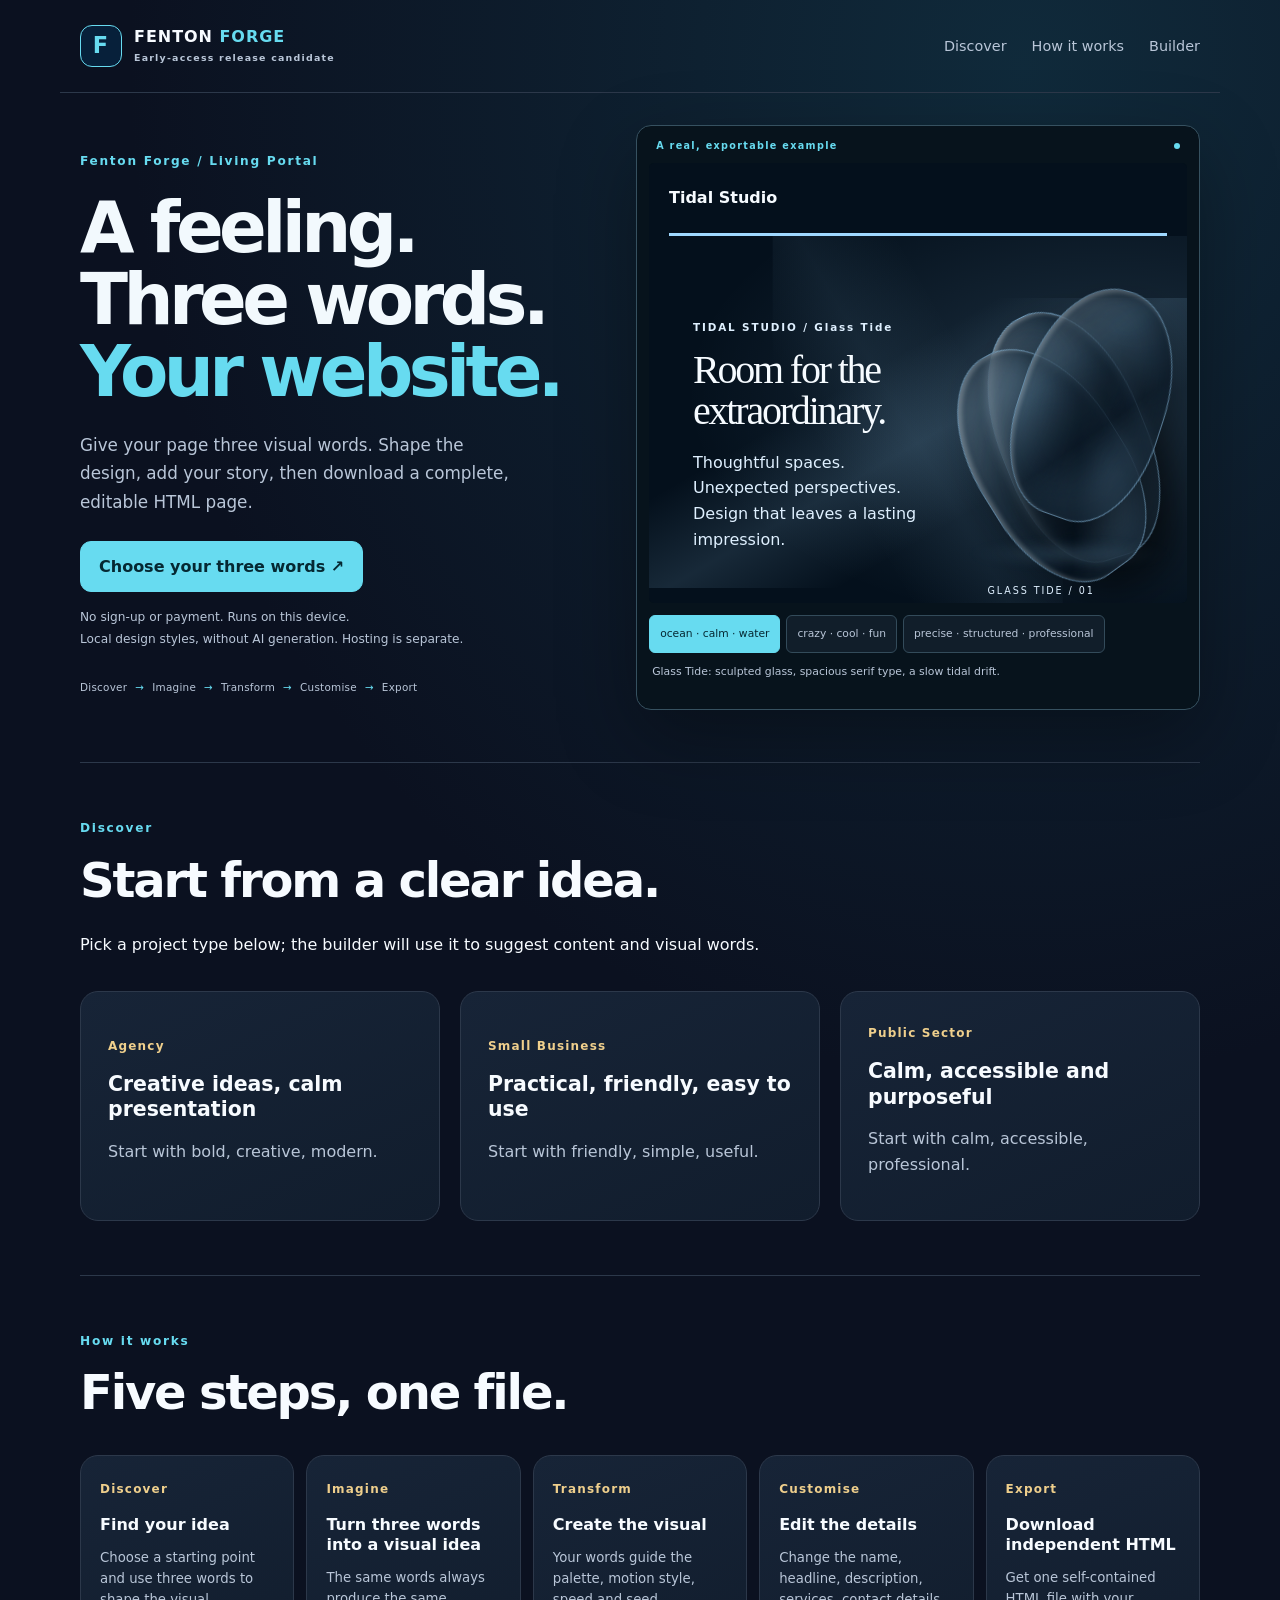
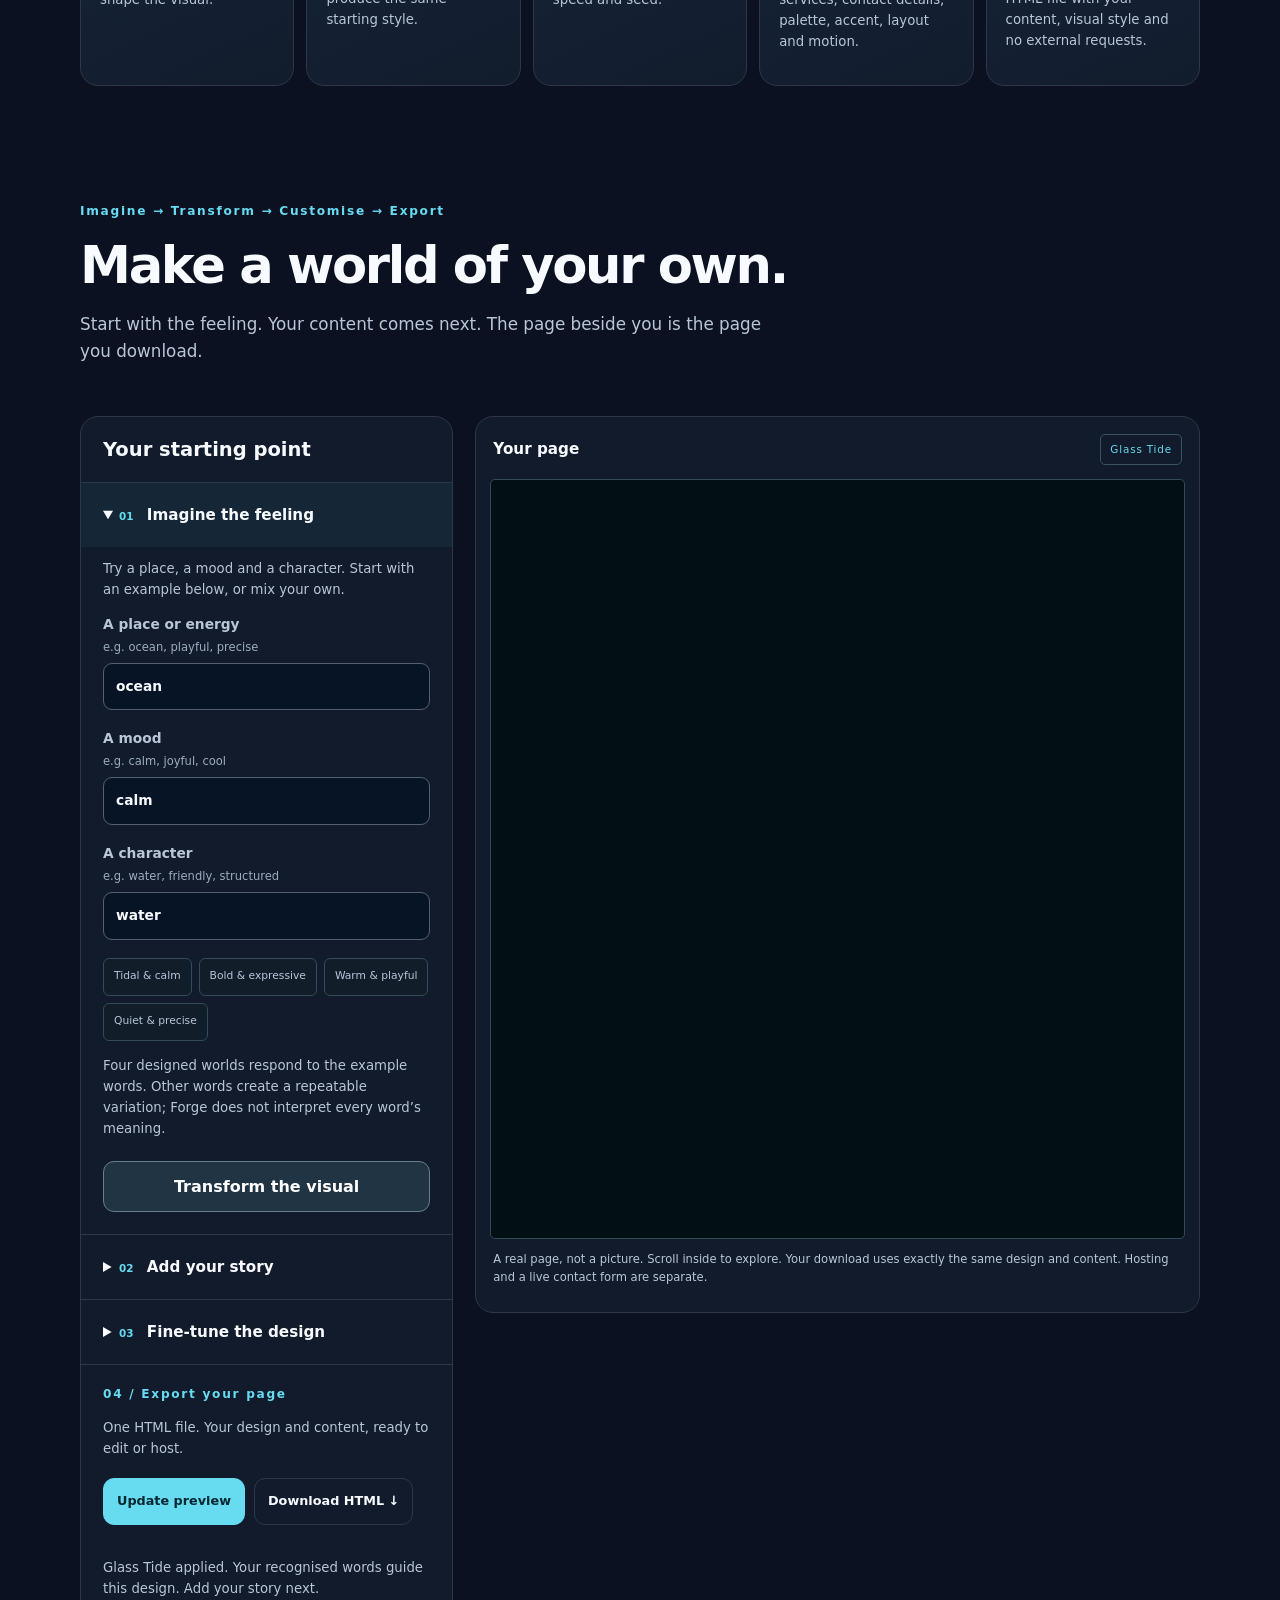
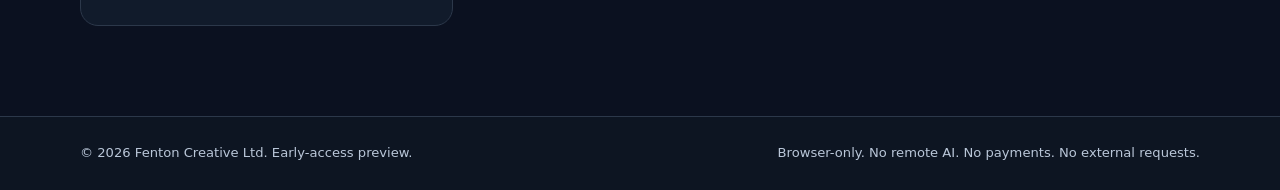
<file: launch/index.html>
<!doctype html>
<html lang="en-GB">
<head>
<meta charset="utf-8">
<meta name="viewport" content="width=device-width, initial-scale=1">
<meta name="description" content="Fenton Forge early-access release candidate. Choose three words, transform them into a visual style, preview your page and export an independent HTML file.">
<title>Fenton Forge · Early-access</title>
<link rel="stylesheet" href="./styles.css">
<link rel="stylesheet" href="./living-portal.css">
<link rel="stylesheet" href="./first-use.css">
<script defer src="./builder.js"></script>
</head>
<body>
<a class="skip" href="#main">Skip to content</a>
<header class="topbar"><div class="container"><a class="brand" href="#main"><span class="brand-icon">F</span><span>FENTON <b>FORGE</b><small>Early-access release candidate</small></span></a><nav aria-label="Main navigation"><a href="#discover">Discover</a><a href="#how">How it works</a><a href="#builder">Builder</a></nav></div></header>
<main id="main">
<section id="living-portal" class="hero glass-tide"><div class="container first-look">
<div class="intro-copy"><p class="eyebrow">Fenton Forge / Living Portal</p>
<h1>A feeling.<br>Three words.<br><em>Your website.</em></h1>
<p class="lead">Give your page three visual words. Shape the design, add your story, then download a complete, editable HTML page.</p>
<div class="actions"><a class="button primary" href="#builder">Choose your three words ↗</a></div>
<p class="fine">No sign-up or payment. Runs on this device.<br>Local design styles, without AI generation. Hosting is separate.</p>
<ol class="journey-strip" aria-label="Your journey"><li>Discover</li><li>Imagine</li><li>Transform</li><li>Customise</li><li>Export</li></ol>
</div>
<div class="example-panel"><div class="example-caption"><span class="eyebrow">A real, exportable example</span><span class="sample-dot" aria-hidden="true"></span></div>
<iframe id="example-preview" title="Example website made with Forge" sandbox="" class="example-frame"></iframe>
<div class="example-choices" aria-label="Compare visual worlds"><button type="button" data-example="tide" aria-pressed="true">ocean · calm · water</button><button type="button" data-example="current" aria-pressed="false">crazy · cool · fun</button><button type="button" data-example="structure" aria-pressed="false">precise · structured · professional</button></div>
<p id="example-description" class="fine" role="status">Glass Tide: sculpted glass, spacious serif type, a slow tidal drift.</p></div>
</div></section>
<section id="discover" class="section container"><p class="eyebrow">Discover</p><h2>Start from a clear idea.</h2><p>Pick a project type below; the builder will use it to suggest content and visual words.</p><div class="cards"><button type="button" class="card" data-category="agency"><span class="number">Agency</span><h3>Creative ideas, calm presentation</h3><p>Start with bold, creative, modern.</p></button><button type="button" class="card" data-category="small-business"><span class="number">Small Business</span><h3>Practical, friendly, easy to use</h3><p>Start with friendly, simple, useful.</p></button><button type="button" class="card" data-category="public-sector"><span class="number">Public Sector</span><h3>Calm, accessible and purposeful</h3><p>Start with calm, accessible, professional.</p></button></div></section>
<section id="how" class="section container"><p class="eyebrow">How it works</p><h2>Five steps, one file.</h2><div class="cards"><article class="card"><span class="number">Discover</span><h3>Find your idea</h3><p>Choose a starting point and use three words to shape the visual.</p></article><article class="card"><span class="number">Imagine</span><h3>Turn three words into a visual idea</h3><p>The same words always produce the same starting style.</p></article><article class="card"><span class="number">Transform</span><h3>Create the visual</h3><p>Your words guide the palette, motion style, speed and seed.</p></article><article class="card"><span class="number">Customise</span><h3>Edit the details</h3><p>Change the name, headline, description, services, contact details, palette, accent, layout and motion.</p></article><article class="card"><span class="number">Export</span><h3>Download independent HTML</h3><p>Get one self-contained HTML file with your content, visual style and no external requests.</p></article></div></section>
<section id="builder" class="builder-anchor"><div class="container"><div class="page-heading"><p class="eyebrow">Imagine → Transform → Customise → Export</p><h2>Make a world of your own.</h2><p class="lead">Start with the feeling. Your content comes next. The page beside you is the page you download.</p></div><div class="builder-layout">
<section class="panel controls-panel" aria-labelledby="form-title"><h2 id="form-title">Your starting point</h2><form id="site-form">
<details id="imagine-stage" name="forge-stage" open><summary><span>01</span> Imagine the feeling</summary><div class="stage-body">
<p class="fine" id="word-help">Try a place, a mood and a character. Start with an example below, or mix your own.</p>
<label class="field" for="word1">A place or energy <span>e.g. ocean, playful, precise</span><input id="word1" name="word1" type="text" maxlength="40" required autocomplete="off" aria-describedby="word-help" value="ocean"></label>
<label class="field" for="word2">A mood <span>e.g. calm, joyful, cool</span><input id="word2" name="word2" type="text" maxlength="40" required autocomplete="off" value="calm"></label>
<label class="field" for="word3">A character <span>e.g. water, friendly, structured</span><input id="word3" name="word3" type="text" maxlength="40" required autocomplete="off" value="water"></label>
<div class="word-examples" aria-label="Suggested words"><button type="button" data-words="ocean,calm,water">Tidal &amp; calm</button><button type="button" data-words="crazy,cool,fun">Bold &amp; expressive</button><button type="button" data-words="friendly,playful,joyful">Warm &amp; playful</button><button type="button" data-words="precise,structured,professional">Quiet &amp; precise</button></div>
<p class="fine">Four designed worlds respond to the example words. Other words create a repeatable variation; Forge does not interpret every word’s meaning.</p>
<button id="transform" type="button" class="button secondary">Transform the visual</button>
</div></details>
<details id="customise-stage" name="forge-stage"><summary><span>02</span> Add your story</summary><div class="stage-body">
<label class="field" for="name">Name of website or organisation<input id="name" name="name" type="text" maxlength="80" required autocomplete="organization" value="Tidal Studio"></label>
<label class="field" for="headline">Headline<input id="headline" name="headline" type="text" maxlength="130" required value="Room for the extraordinary."></label>
<label class="field" for="about">About your organisation<textarea id="about" name="about" maxlength="700" required rows="5">Thoughtful spaces. Unexpected perspectives. Design that leaves a lasting impression.</textarea></label>
<label class="field" for="services">Services or highlights (one per line)<textarea id="services" name="services" maxlength="900" rows="4">Art direction
Spaces &amp; experiences
Creative partnerships</textarea></label>
<label class="field" for="email">Email contact (optional)<input id="email" name="email" type="email" maxlength="180" autocomplete="email" value="hello@example.com" placeholder="hello@example.com"></label>
</div></details>
<details id="visual-stage" name="forge-stage"><summary><span>03</span> Fine-tune the design</summary><div class="stage-body">
<label class="field" for="palette">Visual palette<select id="palette" name="palette"><option value="ocean">Ocean</option><option value="violet">Violet</option><option value="ember">Ember</option><option value="forest">Forest</option><option value="dawn">Dawn</option><option value="graphite">Graphite</option><option value="amber">Amber</option><option value="frost">Frost</option></select></label>
<label class="field" for="layout">Visual world<select id="layout" name="layout"><option value="waves">Glass Tide · sculpted glass</option><option value="particles">Playful Forms · rounded objects</option><option value="aurora">Colour Current · expressive layers</option><option value="grid">Quiet Structure · architectural planes</option></select></label>
<label class="field" for="accent">Brand accent<input id="accent" name="accent" type="color" value="#34d2cf"></label>
<label class="field" for="layoutStyle">Layout style<select id="layoutStyle" name="layoutStyle"><option value="centred">Centred and calm</option><option value="editorial">Left-aligned editorial</option></select></label>
<label class="field" for="motion">Motion preference<select id="motion" name="motion"><option value="standard">Standard</option><option value="calm">Calm</option></select></label>
<label class="field" for="speed">Motion speed<input id="speed" name="speed" type="range" min="0.25" max="1.6" step="0.01" value="0.82"></label>
</div></details>
<div class="export-stage"><p class="eyebrow">04 / Export your page</p><p class="fine">One HTML file. Your design and content, ready to edit or host.</p>
<div class="actions"><button type="submit" class="button primary">Update preview</button><button id="download" type="button" class="button ghost">Download HTML ↓</button></div>
</div>
<p id="status" class="fine" role="status" aria-live="polite">Preview refreshed. Your content and visual words stay on this device.</p>
</form></section>
<section class="panel result-panel" aria-labelledby="preview-title"><div class="result-heading"><h2 id="preview-title">Your page</h2><span id="world-name" class="world-badge">Glass Tide</span></div><iframe id="site-preview" title="Preview of your generated website" sandbox="" class="preview-frame"></iframe><p class="fine">A real page, not a picture. Scroll inside to explore. Your download uses exactly the same design and content. Hosting and a live contact form are separate.</p></section>
</div></div></section>
</main>
<footer><div class="container"><div class="foot"><span>&copy; 2026 Fenton Creative Ltd. Early-access preview.</span><span>Browser-only. No remote AI. No payments. No external requests.</span></div></div></footer>
</body></html>
</file>
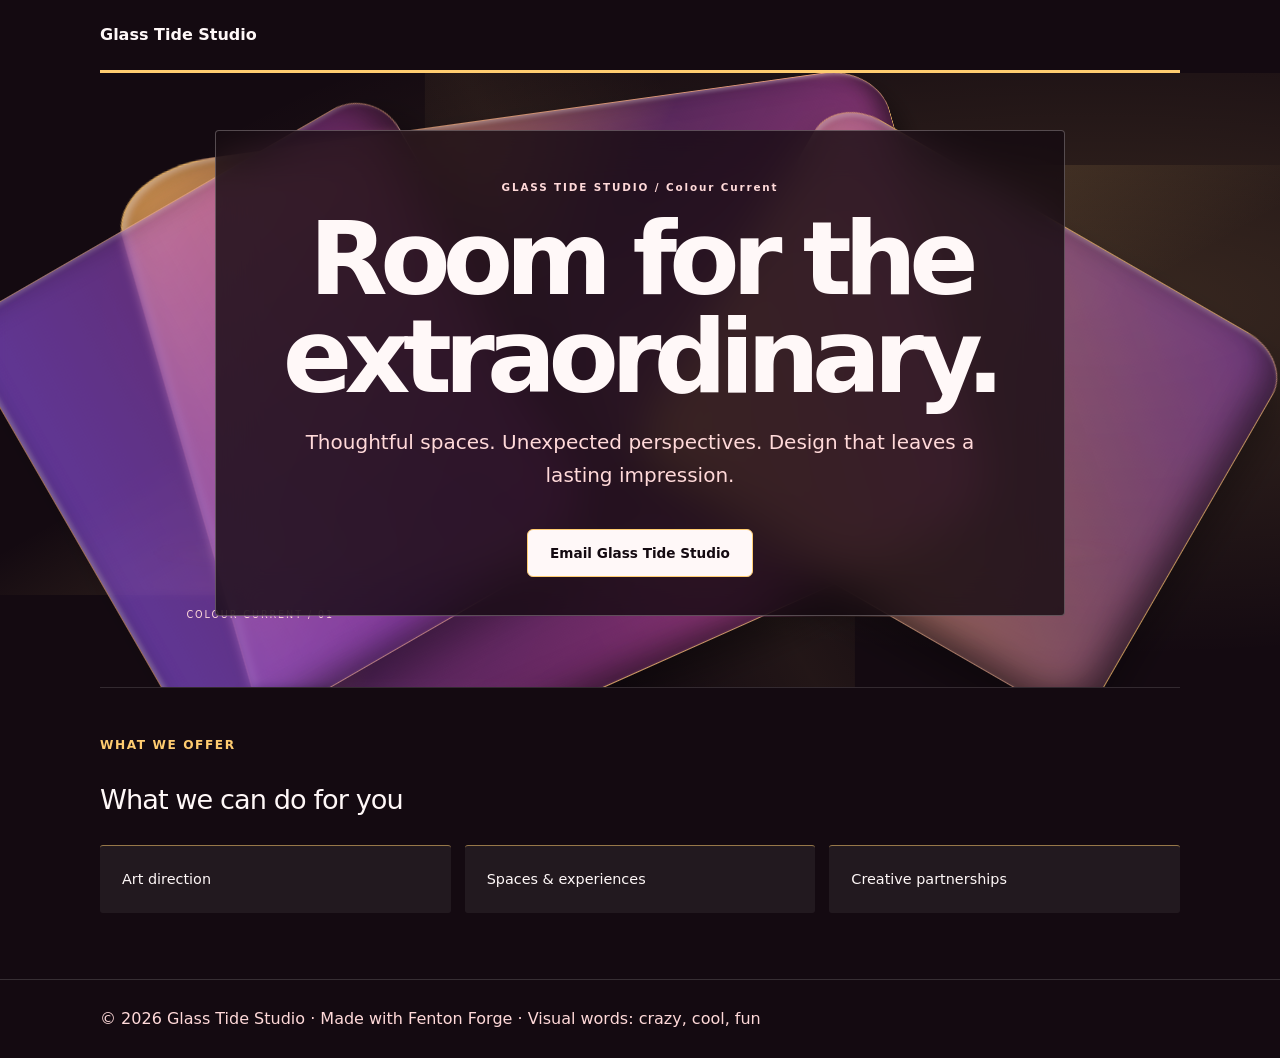
<file: artifacts/first-use-review/colour-current.html>
<!doctype html><html lang="en-GB"><head><meta charset="utf-8"><meta name="viewport" content="width=device-width, initial-scale=1"><meta http-equiv="Content-Security-Policy" content="default-src 'none'; style-src 'unsafe-inline'; img-src data:; connect-src 'none'; base-uri 'none'; form-action 'none'"><title>Glass Tide Studio</title><meta name="description" content="Room for the extraordinary."><style>:root{--bg:#140a11;--fg:#fff8f8;--muted:#ffd9d9;--surface:#ffffff10;--accent:#ffcc70;--speed:0.85s}*{box-sizing:border-box}body{margin:0;background:var(--bg);color:var(--fg);font:16px/1.62 system-ui,-apple-system,"Segoe UI",sans-serif}a{color:inherit}:focus-visible{outline:3px solid #ffe1a0;outline-offset:4px}.wrap{width:min(1080px,calc(100% - 40px));margin:auto}.brand{padding:22px 0;font-weight:850;border-bottom:3px solid var(--accent)}.scene{position:relative;isolation:isolate;padding:clamp(42px,8vw,94px) 0;min-height:520px}.copy{max-width:820px;margin-left:auto;margin-right:auto;text-align:center}.eyebrow{color:var(--accent);font-size:.76rem;font-weight:850;letter-spacing:.13em}.copy h1{font-size:clamp(2.4rem,6.5vw,5rem);line-height:1.05;letter-spacing:-.05em;margin:14px 0 18px}.copy p{font-size:clamp(1rem,2vw,1.25rem);color:var(--muted);max-width:700px}.button{display:inline-block;background:var(--accent);color:#04121a;padding:12px 22px;text-decoration:none;font-weight:800;border-radius:999px;margin-top:18px}.services-area{padding:64px 0 80px}.services-area ul{display:grid;grid-template-columns:repeat(auto-fit,minmax(210px,1fr));gap:14px;list-style:none;padding:0}.services-area li{background:var(--surface);border-top:3px solid var(--accent);padding:22px;border-radius:12px}footer{border-top:1px solid #ffffff26;padding:26px 0;color:var(--muted)}@media(max-width:620px){.copy{padding:24px;text-align:center}}@media(prefers-reduced-motion:reduce){.motion-layer,.motes span{animation:none!important;transform:none!important}}.scene{position:relative;overflow:hidden;background:radial-gradient(ellipse at 85% 38%,#ffcc7028,transparent 65%),#140a11;color:#fff8f8;padding:50px 0 64px;min-height:0}
.scene-content{position:relative;display:grid;grid-template-columns:1.1fr .9fr;align-items:center;gap:24px;min-height:430px}
.copy{position:relative;z-index:2;width:100%;margin:0;text-align:center}
.copy h1{font-family:Georgia,'Times New Roman',serif;font-weight:400;font-size:clamp(2.8rem,6.3vw,5.4rem);line-height:1.02;letter-spacing:-.055em;overflow-wrap:anywhere}
.copy p{margin-left:auto;margin-right:auto;max-width:34em}
.copy .eyebrow{font-size:.65rem;letter-spacing:.18em}
.scene .button{background:var(--fg);color:var(--bg);border:1px solid var(--accent);border-radius:6px;font-size:.85rem}
.glass-sculpture{position:relative;height:410px;perspective:900px;isolation:isolate}
.glass-sculpture:after{content:'';position:absolute;inset:auto 0 5%;height:18%;background:radial-gradient(ellipse,#ffcc7035,transparent 65%);transform:scaleY(.4);filter:blur(15px)}
.glass-sculpture span{position:absolute;display:block;inset:9% 8% 10%;border:1px solid #ffcc7099;border-radius:48% 48% 42% 42%;background:linear-gradient(128deg,#fff8f838,#ffcc7012 34%,#140a1188 60%,#ffcc7066);box-shadow:inset 3px 2px 4px #fff8f855,inset -14px -10px 32px #140a11aa,12px 22px 38px #0006;backdrop-filter:blur(5px);transform:rotate(-22deg) rotateY(-28deg);animation:glassFloat 26.355932203389834s ease-in-out infinite alternate}
.glass-sculpture span:nth-child(2){inset:18% 18% 4% 0;transform:rotate(-32deg) rotateY(25deg);animation-delay:-8s;opacity:.8}
.glass-sculpture span:nth-child(3){inset:2% 0 24% 22%;transform:rotate(18deg) rotateY(-18deg);animation-delay:-16s;opacity:.75}
.glass-sculpture .sculpture-label{position:absolute;bottom:0;left:8%;font-size:.6rem;letter-spacing:.2em;color:var(--muted);font-family:system-ui,sans-serif;font-weight:500}
.motion-layer{position:absolute;inset:15% -10%;background:linear-gradient(150deg,transparent 35%,#ffcc7020 50%,transparent 65%);animation:forgeMotion 16.610169491525426s ease-in-out infinite alternate;pointer-events:none}
.motion-layer.secondary{animation-duration:26.355932203389834s;opacity:.5;transform:rotate(90deg)}
.scene[data-layout=aurora] .scene-content{grid-template-columns:1fr;min-height:500px}
.scene[data-layout=aurora] .copy{max-width:850px;margin:auto;padding:38px 24px;background:#140a11cc;border:1px solid #fff8f844;border-radius:4px;backdrop-filter:blur(20px)}
.scene[data-layout=aurora] .copy h1{font-family:system-ui,sans-serif;font-weight:850;letter-spacing:-.075em;font-size:clamp(3rem,8vw,6.8rem);line-height:.96}
.scene[data-layout=aurora] .glass-sculpture{position:absolute;inset:0;height:100%;z-index:0}
.scene[data-layout=aurora] .glass-sculpture span{inset:-5% 12%;border-radius:10%;background:linear-gradient(135deg,#ffb65acc,#b148c566 40%,#e64cadbb);transform:rotate(-16deg) rotateY(25deg)}
.scene[data-layout=aurora] .glass-sculpture span:nth-child(2){inset:15% -4% 0 55%;transform:rotate(30deg);background:linear-gradient(40deg,#f9b461cc,#b94fff88)}
.scene[data-layout=aurora] .glass-sculpture span:nth-child(3){inset:10% 60% -10% -5%;transform:rotate(-30deg);background:linear-gradient(90deg,#9c58ffbb,#d649bd88)}
.scene[data-layout=particles] .copy h1{font-family:system-ui,sans-serif;font-weight:800;letter-spacing:-.055em;font-size:clamp(2.8rem,6vw,5rem)}
.scene[data-layout=particles] .glass-sculpture span{inset:9% 10% 15%;border-radius:50%;background:radial-gradient(circle at 30% 22%,#fff8f8cc,#ffcc7066 30%,#140a11dd 70%);transform:rotate(-14deg)}
.scene[data-layout=particles] .glass-sculpture span:nth-child(2){inset:42% 38% 0 -2%;transform:rotate(20deg)}
.scene[data-layout=particles] .glass-sculpture span:nth-child(3){inset:0 0 57% 58%}
.scene[data-layout=grid]{background:linear-gradient(90deg,#fff8f80c 1px,transparent 1px),linear-gradient(#fff8f80c 1px,transparent 1px),#140a11;background-size:56px 56px}
.scene[data-layout=grid] .copy{border-left:2px solid var(--accent);padding-left:24px}
.scene[data-layout=grid] .copy h1{font-family:system-ui,sans-serif;font-size:clamp(2.7rem,6vw,5rem);font-weight:350;letter-spacing:-.065em}
.scene[data-layout=grid] .eyebrow{font-family:monospace}
.scene[data-layout=grid] .glass-sculpture span{inset:13% 15%;border-radius:2px;transform:rotate(-12deg) rotateY(-25deg);background:linear-gradient(130deg,#fff8f822,#140a1199);animation-name:structureFloat}
.scene[data-layout=grid] .glass-sculpture span:nth-child(2){inset:21% 5% 5% 28%;transform:rotate(8deg) rotateY(-25deg)}
.scene[data-layout=grid] .glass-sculpture span:nth-child(3){inset:0 29% 31% 0;transform:rotate(-25deg) rotateY(-25deg)}
.services-area{padding:36px 0 50px;border-top:1px solid #fff8f822}
.services-area h2{font-size:1.7rem;font-weight:500;letter-spacing:-.035em}
.services-area li{border-top:1px solid #ffcc7088;border-radius:3px;font-size:.9rem}
@keyframes glassFloat{from{translate:0 0;rotate:-3deg}to{translate:0 -18px;rotate:5deg}}
@keyframes structureFloat{from{translate:0 0}to{translate:8px -8px}}
@keyframes forgeMotion{from{transform:translateX(-8%) rotate(-8deg)}to{transform:translateX(8%) rotate(8deg)}}
@media(max-width:620px){.scene{padding:28px 0 36px}.scene-content{grid-template-columns:1fr;gap:0;min-height:0}.copy{max-width:none}.copy h1{font-size:clamp(2.8rem,10vw,4.2rem)}.glass-sculpture{height:230px;max-width:360px;width:100%;margin:auto}.scene[data-layout=aurora] .scene-content{min-height:460px}.scene[data-layout=aurora] .copy{padding:32px 18px}.scene[data-layout=aurora] .copy h1{font-size:clamp(3rem,11vw,4.4rem)}}
@media(min-width:480px) and (max-width:620px){.scene-content{grid-template-columns:1.2fr .8fr;gap:10px;min-height:350px}.copy h1{font-size:2.5rem}.glass-sculpture{height:320px}.scene[data-layout=aurora] .scene-content{grid-template-columns:1fr}.scene[data-layout=aurora] .glass-sculpture{height:100%;max-width:none}}
@media(prefers-reduced-motion:reduce){.scene .glass-sculpture span,.scene .motion-layer{animation:none!important;translate:none!important;rotate:none!important}}
.visually-hidden{position:absolute;width:1px;height:1px;padding:0;margin:-1px;overflow:hidden;clip-path:inset(50%);white-space:nowrap;border:0}
.motion-layer,.glass-sculpture span{animation:none!important}</style></head><body><header class="wrap brand">Glass Tide Studio</header><main><div class="scene" data-layout="aurora" data-palette="dawn" data-words="crazy, cool, fun" data-name="Glass Tide Studio" data-headline="Room for the extraordinary." data-about="Thoughtful spaces. Unexpected perspectives. Design that leaves a lasting impression." data-services="Art direction
Spaces &amp; experiences
Creative partnerships" data-email="hello@example.com" data-accent="#ffcc70" data-layout-style="centred" data-motion="calm" data-speed="1.18" data-seed="306365"><div class="motion-layer" aria-hidden="true"></div><div class="motion-layer secondary" aria-hidden="true"></div><div class="wrap scene-content"><div class="copy"><p class="eyebrow">GLASS TIDE STUDIO / Colour Current</p><h1>Room for the extraordinary.</h1><p>Thoughtful spaces. Unexpected perspectives. Design that leaves a lasting impression.</p><a class="button" href="mailto:hello%40example.com">Email Glass Tide Studio</a></div><div class="glass-sculpture" aria-hidden="true"><span></span><span></span><span></span><b class="sculpture-label">COLOUR CURRENT / 01</b></div></div></div><section class="wrap services-area"><p class="eyebrow">WHAT WE OFFER</p><h2>What we can do for you</h2><ul><li>Art direction</li><li>Spaces &amp; experiences</li><li>Creative partnerships</li></ul></section></main><footer><div class="wrap">&copy; 2026 Glass Tide Studio · Made with Fenton Forge · Visual words: crazy, cool, fun</div></footer><p class="visually-hidden">Motion is deliberately reduced and the same layout works with a system preference for reduced motion.</p>
</file>
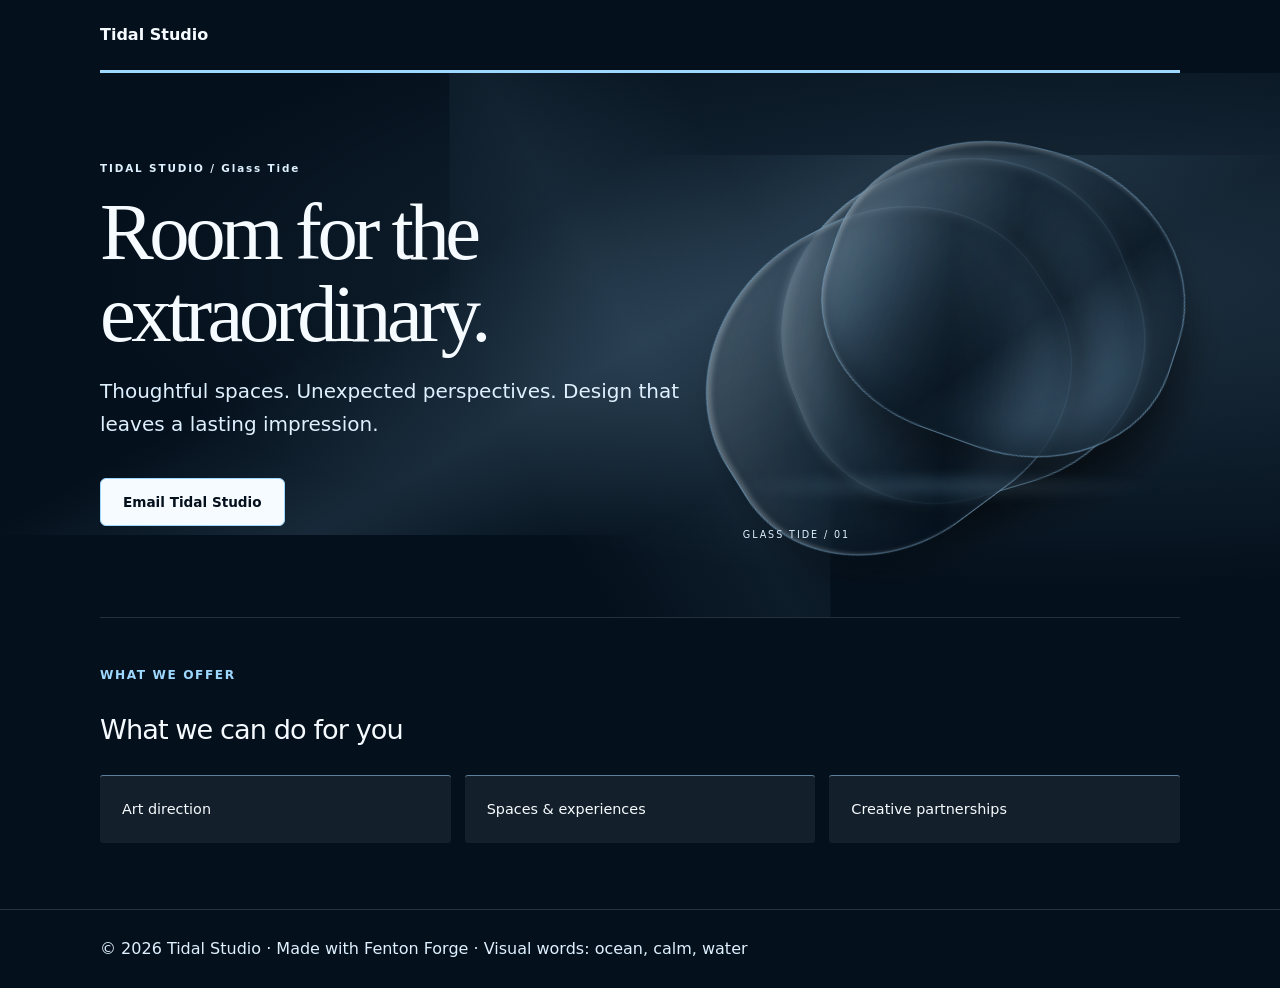
<file: artifacts/first-use-review/glass-tide.html>
<!doctype html><html lang="en-GB"><head><meta charset="utf-8"><meta name="viewport" content="width=device-width, initial-scale=1"><meta http-equiv="Content-Security-Policy" content="default-src 'none'; style-src 'unsafe-inline'; img-src data:; connect-src 'none'; base-uri 'none'; form-action 'none'"><title>Tidal Studio</title><meta name="description" content="Room for the extraordinary."><style>:root{--bg:#04101c;--fg:#f6fbff;--muted:#dff0ff;--surface:#ffffff10;--accent:#9fd8ff;--speed:1.37s}*{box-sizing:border-box}body{margin:0;background:var(--bg);color:var(--fg);font:16px/1.62 system-ui,-apple-system,"Segoe UI",sans-serif}a{color:inherit}:focus-visible{outline:3px solid #ffe1a0;outline-offset:4px}.wrap{width:min(1080px,calc(100% - 40px));margin:auto}.brand{padding:22px 0;font-weight:850;border-bottom:3px solid var(--accent)}.scene{position:relative;isolation:isolate;padding:clamp(42px,8vw,94px) 0;min-height:520px}.copy{max-width:780px}.eyebrow{color:var(--accent);font-size:.76rem;font-weight:850;letter-spacing:.13em}.copy h1{font-size:clamp(2.4rem,6.5vw,5rem);line-height:1.05;letter-spacing:-.05em;margin:14px 0 18px}.copy p{font-size:clamp(1rem,2vw,1.25rem);color:var(--muted);max-width:700px}.button{display:inline-block;background:var(--accent);color:#04121a;padding:12px 22px;text-decoration:none;font-weight:800;border-radius:999px;margin-top:18px}.services-area{padding:64px 0 80px}.services-area ul{display:grid;grid-template-columns:repeat(auto-fit,minmax(210px,1fr));gap:14px;list-style:none;padding:0}.services-area li{background:var(--surface);border-top:3px solid var(--accent);padding:22px;border-radius:12px}footer{border-top:1px solid #ffffff26;padding:26px 0;color:var(--muted)}@media(max-width:620px){.copy{padding:24px;text-align:left}}@media(prefers-reduced-motion:reduce){.motion-layer,.motes span{animation:none!important;transform:none!important}}.scene{position:relative;overflow:hidden;background:radial-gradient(ellipse at 85% 38%,#9fd8ff28,transparent 65%),#04101c;color:#f6fbff;padding:50px 0 64px;min-height:0}
.scene-content{position:relative;display:grid;grid-template-columns:1.1fr .9fr;align-items:center;gap:24px;min-height:430px}
.copy{position:relative;z-index:2;width:100%;margin:0;text-align:left}
.copy h1{font-family:Georgia,'Times New Roman',serif;font-weight:400;font-size:clamp(2.8rem,6.3vw,5.4rem);line-height:1.02;letter-spacing:-.055em;overflow-wrap:anywhere}
.copy p{margin-left:0;margin-right:auto;max-width:34em}
.copy .eyebrow{font-size:.65rem;letter-spacing:.18em}
.scene .button{background:var(--fg);color:var(--bg);border:1px solid var(--accent);border-radius:6px;font-size:.85rem}
.glass-sculpture{position:relative;height:410px;perspective:900px;isolation:isolate}
.glass-sculpture:after{content:'';position:absolute;inset:auto 0 5%;height:18%;background:radial-gradient(ellipse,#9fd8ff35,transparent 65%);transform:scaleY(.4);filter:blur(15px)}
.glass-sculpture span{position:absolute;display:block;inset:9% 8% 10%;border:1px solid #9fd8ff99;border-radius:48% 48% 42% 42%;background:linear-gradient(128deg,#f6fbff38,#9fd8ff12 34%,#04101c88 60%,#9fd8ff66);box-shadow:inset 3px 2px 4px #f6fbff55,inset -14px -10px 32px #04101caa,12px 22px 38px #0006;backdrop-filter:blur(5px);transform:rotate(-22deg) rotateY(-28deg);animation:glassFloat 32.6027397260274s ease-in-out infinite alternate}
.glass-sculpture span:nth-child(2){inset:18% 18% 4% 0;transform:rotate(-32deg) rotateY(25deg);animation-delay:-8s;opacity:.8}
.glass-sculpture span:nth-child(3){inset:2% 0 24% 22%;transform:rotate(18deg) rotateY(-18deg);animation-delay:-16s;opacity:.75}
.glass-sculpture .sculpture-label{position:absolute;bottom:0;left:8%;font-size:.6rem;letter-spacing:.2em;color:var(--muted);font-family:system-ui,sans-serif;font-weight:500}
.motion-layer{position:absolute;inset:15% -10%;background:linear-gradient(150deg,transparent 35%,#9fd8ff20 50%,transparent 65%);animation:forgeMotion 23.972602739726028s ease-in-out infinite alternate;pointer-events:none}
.motion-layer.secondary{animation-duration:32.6027397260274s;opacity:.5;transform:rotate(90deg)}
.scene[data-layout=aurora] .scene-content{grid-template-columns:1fr;min-height:500px}
.scene[data-layout=aurora] .copy{max-width:850px;margin:auto;padding:38px 24px;background:#04101ccc;border:1px solid #f6fbff44;border-radius:4px;backdrop-filter:blur(20px)}
.scene[data-layout=aurora] .copy h1{font-family:system-ui,sans-serif;font-weight:850;letter-spacing:-.075em;font-size:clamp(3rem,8vw,6.8rem);line-height:.96}
.scene[data-layout=aurora] .glass-sculpture{position:absolute;inset:0;height:100%;z-index:0}
.scene[data-layout=aurora] .glass-sculpture span{inset:-5% 12%;border-radius:10%;background:linear-gradient(135deg,#ffb65acc,#b148c566 40%,#e64cadbb);transform:rotate(-16deg) rotateY(25deg)}
.scene[data-layout=aurora] .glass-sculpture span:nth-child(2){inset:15% -4% 0 55%;transform:rotate(30deg);background:linear-gradient(40deg,#f9b461cc,#b94fff88)}
.scene[data-layout=aurora] .glass-sculpture span:nth-child(3){inset:10% 60% -10% -5%;transform:rotate(-30deg);background:linear-gradient(90deg,#9c58ffbb,#d649bd88)}
.scene[data-layout=particles] .copy h1{font-family:system-ui,sans-serif;font-weight:800;letter-spacing:-.055em;font-size:clamp(2.8rem,6vw,5rem)}
.scene[data-layout=particles] .glass-sculpture span{inset:9% 10% 15%;border-radius:50%;background:radial-gradient(circle at 30% 22%,#f6fbffcc,#9fd8ff66 30%,#04101cdd 70%);transform:rotate(-14deg)}
.scene[data-layout=particles] .glass-sculpture span:nth-child(2){inset:42% 38% 0 -2%;transform:rotate(20deg)}
.scene[data-layout=particles] .glass-sculpture span:nth-child(3){inset:0 0 57% 58%}
.scene[data-layout=grid]{background:linear-gradient(90deg,#f6fbff0c 1px,transparent 1px),linear-gradient(#f6fbff0c 1px,transparent 1px),#04101c;background-size:56px 56px}
.scene[data-layout=grid] .copy{border-left:2px solid var(--accent);padding-left:24px}
.scene[data-layout=grid] .copy h1{font-family:system-ui,sans-serif;font-size:clamp(2.7rem,6vw,5rem);font-weight:350;letter-spacing:-.065em}
.scene[data-layout=grid] .eyebrow{font-family:monospace}
.scene[data-layout=grid] .glass-sculpture span{inset:13% 15%;border-radius:2px;transform:rotate(-12deg) rotateY(-25deg);background:linear-gradient(130deg,#f6fbff22,#04101c99);animation-name:structureFloat}
.scene[data-layout=grid] .glass-sculpture span:nth-child(2){inset:21% 5% 5% 28%;transform:rotate(8deg) rotateY(-25deg)}
.scene[data-layout=grid] .glass-sculpture span:nth-child(3){inset:0 29% 31% 0;transform:rotate(-25deg) rotateY(-25deg)}
.services-area{padding:36px 0 50px;border-top:1px solid #f6fbff22}
.services-area h2{font-size:1.7rem;font-weight:500;letter-spacing:-.035em}
.services-area li{border-top:1px solid #9fd8ff88;border-radius:3px;font-size:.9rem}
@keyframes glassFloat{from{translate:0 0;rotate:-3deg}to{translate:0 -18px;rotate:5deg}}
@keyframes structureFloat{from{translate:0 0}to{translate:8px -8px}}
@keyframes forgeMotion{from{transform:translateX(-8%) rotate(-8deg)}to{transform:translateX(8%) rotate(8deg)}}
@media(max-width:620px){.scene{padding:28px 0 36px}.scene-content{grid-template-columns:1fr;gap:0;min-height:0}.copy{max-width:none}.copy h1{font-size:clamp(2.8rem,10vw,4.2rem)}.glass-sculpture{height:230px;max-width:360px;width:100%;margin:auto}.scene[data-layout=aurora] .scene-content{min-height:460px}.scene[data-layout=aurora] .copy{padding:32px 18px}.scene[data-layout=aurora] .copy h1{font-size:clamp(3rem,11vw,4.4rem)}}
@media(min-width:480px) and (max-width:620px){.scene-content{grid-template-columns:1.2fr .8fr;gap:10px;min-height:350px}.copy h1{font-size:2.5rem}.glass-sculpture{height:320px}.scene[data-layout=aurora] .scene-content{grid-template-columns:1fr}.scene[data-layout=aurora] .glass-sculpture{height:100%;max-width:none}}
@media(prefers-reduced-motion:reduce){.scene .glass-sculpture span,.scene .motion-layer{animation:none!important;translate:none!important;rotate:none!important}}
.visually-hidden{position:absolute;width:1px;height:1px;padding:0;margin:-1px;overflow:hidden;clip-path:inset(50%);white-space:nowrap;border:0}
</style></head><body><header class="wrap brand">Tidal Studio</header><main><div class="scene" data-layout="waves" data-palette="frost" data-words="ocean, calm, water" data-name="Tidal Studio" data-headline="Room for the extraordinary." data-about="Thoughtful spaces. Unexpected perspectives. Design that leaves a lasting impression." data-services="Art direction
Spaces &amp; experiences
Creative partnerships" data-email="hello@example.com" data-accent="#9fd8ff" data-layout-style="editorial" data-motion="standard" data-speed="0.73" data-seed="229498"><div class="motion-layer" aria-hidden="true"></div><div class="motion-layer secondary" aria-hidden="true"></div><div class="wrap scene-content"><div class="copy"><p class="eyebrow">TIDAL STUDIO / Glass Tide</p><h1>Room for the extraordinary.</h1><p>Thoughtful spaces. Unexpected perspectives. Design that leaves a lasting impression.</p><a class="button" href="mailto:hello%40example.com">Email Tidal Studio</a></div><div class="glass-sculpture" aria-hidden="true"><span></span><span></span><span></span><b class="sculpture-label">GLASS TIDE / 01</b></div></div></div><section class="wrap services-area"><p class="eyebrow">WHAT WE OFFER</p><h2>What we can do for you</h2><ul><li>Art direction</li><li>Spaces &amp; experiences</li><li>Creative partnerships</li></ul></section></main><footer><div class="wrap">&copy; 2026 Tidal Studio · Made with Fenton Forge · Visual words: ocean, calm, water</div></footer><p class="visually-hidden">The visual environment is created from the selected words. It is deterministic, portable and can be edited in plain HTML.</p>
</file>
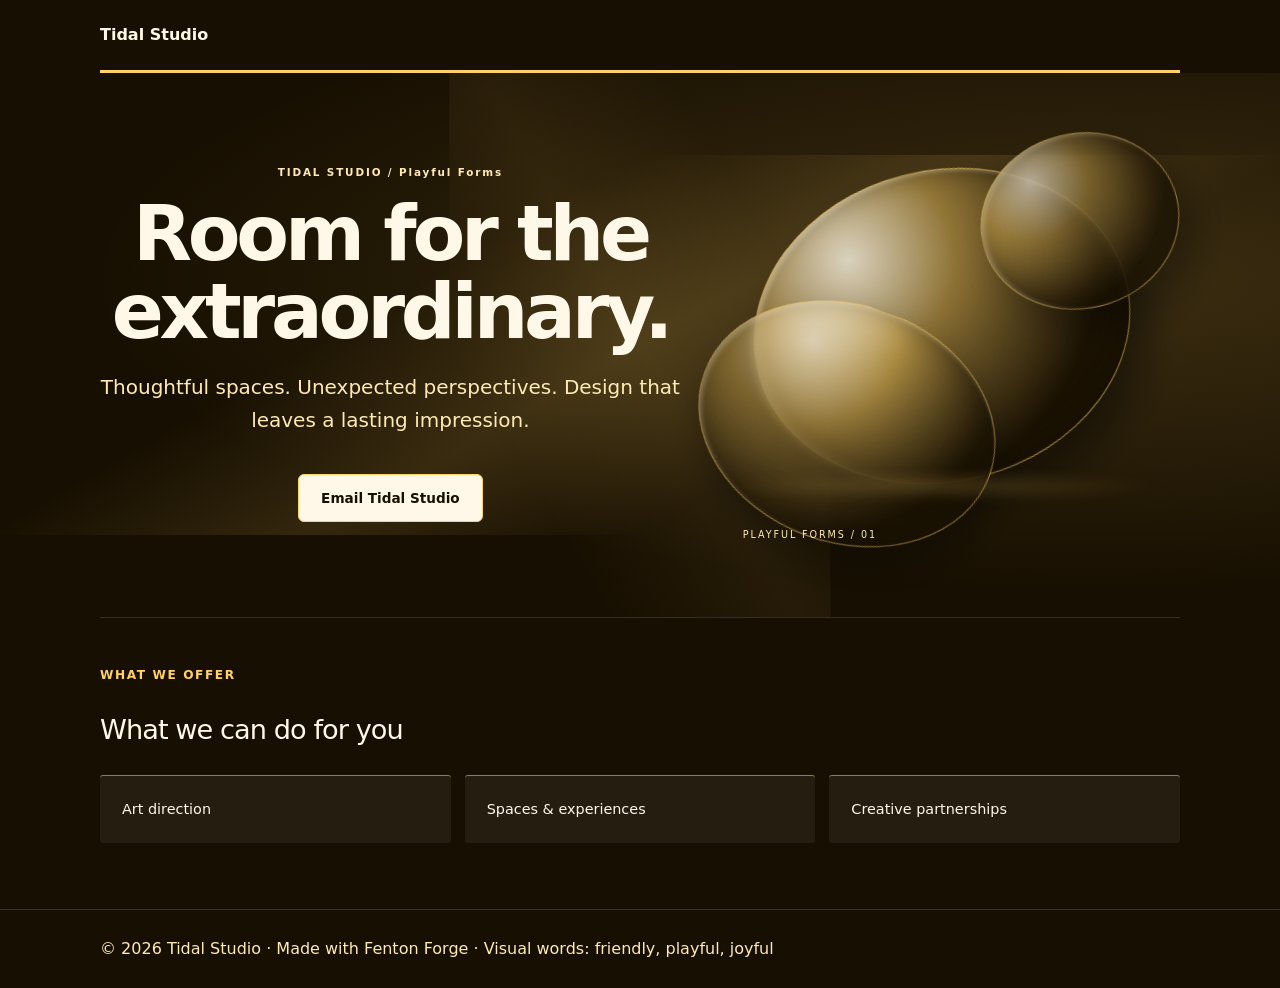
<file: artifacts/first-use-review/playful-forms.html>
<!doctype html><html lang="en-GB"><head><meta charset="utf-8"><meta name="viewport" content="width=device-width, initial-scale=1"><meta http-equiv="Content-Security-Policy" content="default-src 'none'; style-src 'unsafe-inline'; img-src data:; connect-src 'none'; base-uri 'none'; form-action 'none'"><title>Tidal Studio</title><meta name="description" content="Room for the extraordinary."><style>:root{--bg:#170f01;--fg:#fff8e8;--muted:#ffeab5;--surface:#ffffff10;--accent:#ffd166;--speed:0.96s}*{box-sizing:border-box}body{margin:0;background:var(--bg);color:var(--fg);font:16px/1.62 system-ui,-apple-system,"Segoe UI",sans-serif}a{color:inherit}:focus-visible{outline:3px solid #ffe1a0;outline-offset:4px}.wrap{width:min(1080px,calc(100% - 40px));margin:auto}.brand{padding:22px 0;font-weight:850;border-bottom:3px solid var(--accent)}.scene{position:relative;isolation:isolate;padding:clamp(42px,8vw,94px) 0;min-height:520px}.copy{max-width:820px;margin-left:auto;margin-right:auto;text-align:center}.eyebrow{color:var(--accent);font-size:.76rem;font-weight:850;letter-spacing:.13em}.copy h1{font-size:clamp(2.4rem,6.5vw,5rem);line-height:1.05;letter-spacing:-.05em;margin:14px 0 18px}.copy p{font-size:clamp(1rem,2vw,1.25rem);color:var(--muted);max-width:700px}.button{display:inline-block;background:var(--accent);color:#04121a;padding:12px 22px;text-decoration:none;font-weight:800;border-radius:999px;margin-top:18px}.services-area{padding:64px 0 80px}.services-area ul{display:grid;grid-template-columns:repeat(auto-fit,minmax(210px,1fr));gap:14px;list-style:none;padding:0}.services-area li{background:var(--surface);border-top:3px solid var(--accent);padding:22px;border-radius:12px}footer{border-top:1px solid #ffffff26;padding:26px 0;color:var(--muted)}@media(max-width:620px){.copy{padding:24px;text-align:center}}@media(prefers-reduced-motion:reduce){.motion-layer,.motes span{animation:none!important;transform:none!important}}.scene{position:relative;overflow:hidden;background:radial-gradient(ellipse at 85% 38%,#ffd16628,transparent 65%),#170f01;color:#fff8e8;padding:50px 0 64px;min-height:0}
.scene-content{position:relative;display:grid;grid-template-columns:1.1fr .9fr;align-items:center;gap:24px;min-height:430px}
.copy{position:relative;z-index:2;width:100%;margin:0;text-align:center}
.copy h1{font-family:Georgia,'Times New Roman',serif;font-weight:400;font-size:clamp(2.8rem,6.3vw,5.4rem);line-height:1.02;letter-spacing:-.055em;overflow-wrap:anywhere}
.copy p{margin-left:auto;margin-right:auto;max-width:34em}
.copy .eyebrow{font-size:.65rem;letter-spacing:.18em}
.scene .button{background:var(--fg);color:var(--bg);border:1px solid var(--accent);border-radius:6px;font-size:.85rem}
.glass-sculpture{position:relative;height:410px;perspective:900px;isolation:isolate}
.glass-sculpture:after{content:'';position:absolute;inset:auto 0 5%;height:18%;background:radial-gradient(ellipse,#ffd16635,transparent 65%);transform:scaleY(.4);filter:blur(15px)}
.glass-sculpture span{position:absolute;display:block;inset:9% 8% 10%;border:1px solid #ffd16699;border-radius:48% 48% 42% 42%;background:linear-gradient(128deg,#fff8e838,#ffd16612 34%,#170f0188 60%,#ffd16666);box-shadow:inset 3px 2px 4px #fff8e855,inset -14px -10px 32px #170f01aa,12px 22px 38px #0006;backdrop-filter:blur(5px);transform:rotate(-22deg) rotateY(-28deg);animation:glassFloat 28.076923076923077s ease-in-out infinite alternate}
.glass-sculpture span:nth-child(2){inset:18% 18% 4% 0;transform:rotate(-32deg) rotateY(25deg);animation-delay:-8s;opacity:.8}
.glass-sculpture span:nth-child(3){inset:2% 0 24% 22%;transform:rotate(18deg) rotateY(-18deg);animation-delay:-16s;opacity:.75}
.glass-sculpture .sculpture-label{position:absolute;bottom:0;left:8%;font-size:.6rem;letter-spacing:.2em;color:var(--muted);font-family:system-ui,sans-serif;font-weight:500}
.motion-layer{position:absolute;inset:15% -10%;background:linear-gradient(150deg,transparent 35%,#ffd16620 50%,transparent 65%);animation:forgeMotion 12.307692307692308s ease-in-out infinite alternate;pointer-events:none}
.motion-layer.secondary{animation-duration:28.076923076923077s;opacity:.5;transform:rotate(90deg)}
.scene[data-layout=aurora] .scene-content{grid-template-columns:1fr;min-height:500px}
.scene[data-layout=aurora] .copy{max-width:850px;margin:auto;padding:38px 24px;background:#170f01cc;border:1px solid #fff8e844;border-radius:4px;backdrop-filter:blur(20px)}
.scene[data-layout=aurora] .copy h1{font-family:system-ui,sans-serif;font-weight:850;letter-spacing:-.075em;font-size:clamp(3rem,8vw,6.8rem);line-height:.96}
.scene[data-layout=aurora] .glass-sculpture{position:absolute;inset:0;height:100%;z-index:0}
.scene[data-layout=aurora] .glass-sculpture span{inset:-5% 12%;border-radius:10%;background:linear-gradient(135deg,#ffb65acc,#b148c566 40%,#e64cadbb);transform:rotate(-16deg) rotateY(25deg)}
.scene[data-layout=aurora] .glass-sculpture span:nth-child(2){inset:15% -4% 0 55%;transform:rotate(30deg);background:linear-gradient(40deg,#f9b461cc,#b94fff88)}
.scene[data-layout=aurora] .glass-sculpture span:nth-child(3){inset:10% 60% -10% -5%;transform:rotate(-30deg);background:linear-gradient(90deg,#9c58ffbb,#d649bd88)}
.scene[data-layout=particles] .copy h1{font-family:system-ui,sans-serif;font-weight:800;letter-spacing:-.055em;font-size:clamp(2.8rem,6vw,5rem)}
.scene[data-layout=particles] .glass-sculpture span{inset:9% 10% 15%;border-radius:50%;background:radial-gradient(circle at 30% 22%,#fff8e8cc,#ffd16666 30%,#170f01dd 70%);transform:rotate(-14deg)}
.scene[data-layout=particles] .glass-sculpture span:nth-child(2){inset:42% 38% 0 -2%;transform:rotate(20deg)}
.scene[data-layout=particles] .glass-sculpture span:nth-child(3){inset:0 0 57% 58%}
.scene[data-layout=grid]{background:linear-gradient(90deg,#fff8e80c 1px,transparent 1px),linear-gradient(#fff8e80c 1px,transparent 1px),#170f01;background-size:56px 56px}
.scene[data-layout=grid] .copy{border-left:2px solid var(--accent);padding-left:24px}
.scene[data-layout=grid] .copy h1{font-family:system-ui,sans-serif;font-size:clamp(2.7rem,6vw,5rem);font-weight:350;letter-spacing:-.065em}
.scene[data-layout=grid] .eyebrow{font-family:monospace}
.scene[data-layout=grid] .glass-sculpture span{inset:13% 15%;border-radius:2px;transform:rotate(-12deg) rotateY(-25deg);background:linear-gradient(130deg,#fff8e822,#170f0199);animation-name:structureFloat}
.scene[data-layout=grid] .glass-sculpture span:nth-child(2){inset:21% 5% 5% 28%;transform:rotate(8deg) rotateY(-25deg)}
.scene[data-layout=grid] .glass-sculpture span:nth-child(3){inset:0 29% 31% 0;transform:rotate(-25deg) rotateY(-25deg)}
.services-area{padding:36px 0 50px;border-top:1px solid #fff8e822}
.services-area h2{font-size:1.7rem;font-weight:500;letter-spacing:-.035em}
.services-area li{border-top:1px solid #ffd16688;border-radius:3px;font-size:.9rem}
@keyframes glassFloat{from{translate:0 0;rotate:-3deg}to{translate:0 -18px;rotate:5deg}}
@keyframes structureFloat{from{translate:0 0}to{translate:8px -8px}}
@keyframes forgeMotion{from{transform:translateX(-8%) rotate(-8deg)}to{transform:translateX(8%) rotate(8deg)}}
@media(max-width:620px){.scene{padding:28px 0 36px}.scene-content{grid-template-columns:1fr;gap:0;min-height:0}.copy{max-width:none}.copy h1{font-size:clamp(2.8rem,10vw,4.2rem)}.glass-sculpture{height:230px;max-width:360px;width:100%;margin:auto}.scene[data-layout=aurora] .scene-content{min-height:460px}.scene[data-layout=aurora] .copy{padding:32px 18px}.scene[data-layout=aurora] .copy h1{font-size:clamp(3rem,11vw,4.4rem)}}
@media(min-width:480px) and (max-width:620px){.scene-content{grid-template-columns:1.2fr .8fr;gap:10px;min-height:350px}.copy h1{font-size:2.5rem}.glass-sculpture{height:320px}.scene[data-layout=aurora] .scene-content{grid-template-columns:1fr}.scene[data-layout=aurora] .glass-sculpture{height:100%;max-width:none}}
@media(prefers-reduced-motion:reduce){.scene .glass-sculpture span,.scene .motion-layer{animation:none!important;translate:none!important;rotate:none!important}}
.visually-hidden{position:absolute;width:1px;height:1px;padding:0;margin:-1px;overflow:hidden;clip-path:inset(50%);white-space:nowrap;border:0}
</style></head><body><header class="wrap brand">Tidal Studio</header><main><div class="scene" data-layout="particles" data-palette="amber" data-words="friendly, playful, joyful" data-name="Tidal Studio" data-headline="Room for the extraordinary." data-about="Thoughtful spaces. Unexpected perspectives. Design that leaves a lasting impression." data-services="Art direction
Spaces &amp; experiences
Creative partnerships" data-email="hello@example.com" data-accent="#ffd166" data-layout-style="centred" data-motion="standard" data-speed="1.04" data-seed="921714"><div class="motion-layer" aria-hidden="true"></div><div class="motion-layer secondary" aria-hidden="true"></div><div class="wrap scene-content"><div class="copy"><p class="eyebrow">TIDAL STUDIO / Playful Forms</p><h1>Room for the extraordinary.</h1><p>Thoughtful spaces. Unexpected perspectives. Design that leaves a lasting impression.</p><a class="button" href="mailto:hello%40example.com">Email Tidal Studio</a></div><div class="glass-sculpture" aria-hidden="true"><span></span><span></span><span></span><b class="sculpture-label">PLAYFUL FORMS / 01</b></div></div></div><section class="wrap services-area"><p class="eyebrow">WHAT WE OFFER</p><h2>What we can do for you</h2><ul><li>Art direction</li><li>Spaces &amp; experiences</li><li>Creative partnerships</li></ul></section></main><footer><div class="wrap">&copy; 2026 Tidal Studio · Made with Fenton Forge · Visual words: friendly, playful, joyful</div></footer><p class="visually-hidden">The visual environment is created from the selected words. It is deterministic, portable and can be edited in plain HTML.</p>
</file>
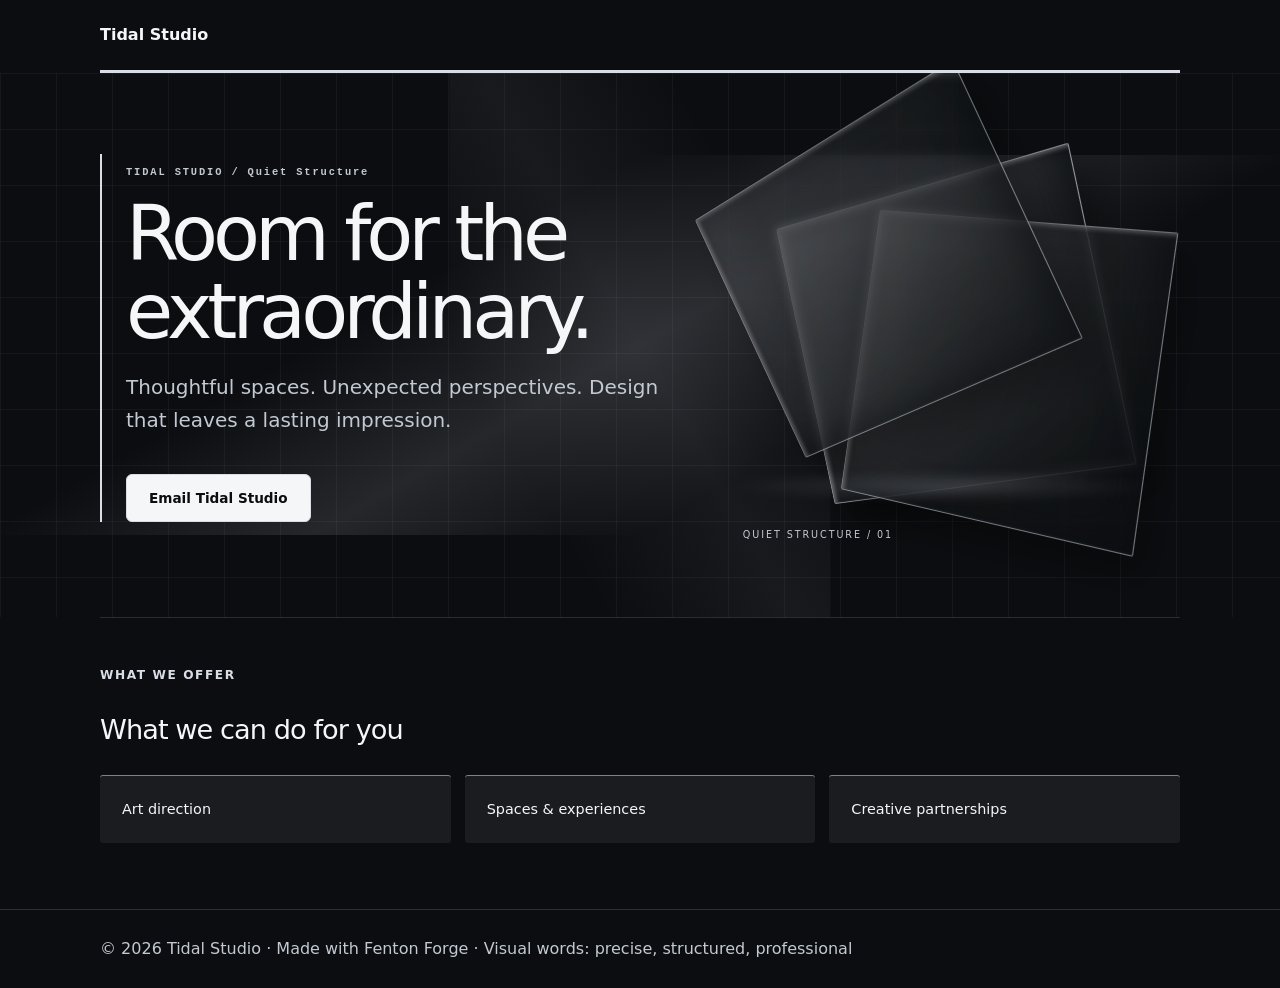
<file: artifacts/first-use-review/quiet-structure.html>
<!doctype html><html lang="en-GB"><head><meta charset="utf-8"><meta name="viewport" content="width=device-width, initial-scale=1"><meta http-equiv="Content-Security-Policy" content="default-src 'none'; style-src 'unsafe-inline'; img-src data:; connect-src 'none'; base-uri 'none'; form-action 'none'"><title>Tidal Studio</title><meta name="description" content="Room for the extraordinary."><style>:root{--bg:#0b0d10;--fg:#f5f6f8;--muted:#c3c9d2;--surface:#ffffff10;--accent:#d8dde6;--speed:1.25s}*{box-sizing:border-box}body{margin:0;background:var(--bg);color:var(--fg);font:16px/1.62 system-ui,-apple-system,"Segoe UI",sans-serif}a{color:inherit}:focus-visible{outline:3px solid #ffe1a0;outline-offset:4px}.wrap{width:min(1080px,calc(100% - 40px));margin:auto}.brand{padding:22px 0;font-weight:850;border-bottom:3px solid var(--accent)}.scene{position:relative;isolation:isolate;padding:clamp(42px,8vw,94px) 0;min-height:520px}.copy{max-width:780px}.eyebrow{color:var(--accent);font-size:.76rem;font-weight:850;letter-spacing:.13em}.copy h1{font-size:clamp(2.4rem,6.5vw,5rem);line-height:1.05;letter-spacing:-.05em;margin:14px 0 18px}.copy p{font-size:clamp(1rem,2vw,1.25rem);color:var(--muted);max-width:700px}.button{display:inline-block;background:var(--accent);color:#04121a;padding:12px 22px;text-decoration:none;font-weight:800;border-radius:999px;margin-top:18px}.services-area{padding:64px 0 80px}.services-area ul{display:grid;grid-template-columns:repeat(auto-fit,minmax(210px,1fr));gap:14px;list-style:none;padding:0}.services-area li{background:var(--surface);border-top:3px solid var(--accent);padding:22px;border-radius:12px}footer{border-top:1px solid #ffffff26;padding:26px 0;color:var(--muted)}@media(max-width:620px){.copy{padding:24px;text-align:left}}@media(prefers-reduced-motion:reduce){.motion-layer,.motes span{animation:none!important;transform:none!important}}.scene{position:relative;overflow:hidden;background:radial-gradient(ellipse at 85% 38%,#d8dde628,transparent 65%),#0b0d10;color:#f5f6f8;padding:50px 0 64px;min-height:0}
.scene-content{position:relative;display:grid;grid-template-columns:1.1fr .9fr;align-items:center;gap:24px;min-height:430px}
.copy{position:relative;z-index:2;width:100%;margin:0;text-align:left}
.copy h1{font-family:Georgia,'Times New Roman',serif;font-weight:400;font-size:clamp(2.8rem,6.3vw,5.4rem);line-height:1.02;letter-spacing:-.055em;overflow-wrap:anywhere}
.copy p{margin-left:0;margin-right:auto;max-width:34em}
.copy .eyebrow{font-size:.65rem;letter-spacing:.18em}
.scene .button{background:var(--fg);color:var(--bg);border:1px solid var(--accent);border-radius:6px;font-size:.85rem}
.glass-sculpture{position:relative;height:410px;perspective:900px;isolation:isolate}
.glass-sculpture:after{content:'';position:absolute;inset:auto 0 5%;height:18%;background:radial-gradient(ellipse,#d8dde635,transparent 65%);transform:scaleY(.4);filter:blur(15px)}
.glass-sculpture span{position:absolute;display:block;inset:9% 8% 10%;border:1px solid #d8dde699;border-radius:48% 48% 42% 42%;background:linear-gradient(128deg,#f5f6f838,#d8dde612 34%,#0b0d1088 60%,#d8dde666);box-shadow:inset 3px 2px 4px #f5f6f855,inset -14px -10px 32px #0b0d10aa,12px 22px 38px #0006;backdrop-filter:blur(5px);transform:rotate(-22deg) rotateY(-28deg);animation:glassFloat 23.624999999999996s ease-in-out infinite alternate}
.glass-sculpture span:nth-child(2){inset:18% 18% 4% 0;transform:rotate(-32deg) rotateY(25deg);animation-delay:-8s;opacity:.8}
.glass-sculpture span:nth-child(3){inset:2% 0 24% 22%;transform:rotate(18deg) rotateY(-18deg);animation-delay:-16s;opacity:.75}
.glass-sculpture .sculpture-label{position:absolute;bottom:0;left:8%;font-size:.6rem;letter-spacing:.2em;color:var(--muted);font-family:system-ui,sans-serif;font-weight:500}
.motion-layer{position:absolute;inset:15% -10%;background:linear-gradient(150deg,transparent 35%,#d8dde620 50%,transparent 65%);animation:forgeMotion 30.125s ease-in-out infinite alternate;pointer-events:none}
.motion-layer.secondary{animation-duration:23.624999999999996s;opacity:.5;transform:rotate(90deg)}
.scene[data-layout=aurora] .scene-content{grid-template-columns:1fr;min-height:500px}
.scene[data-layout=aurora] .copy{max-width:850px;margin:auto;padding:38px 24px;background:#0b0d10cc;border:1px solid #f5f6f844;border-radius:4px;backdrop-filter:blur(20px)}
.scene[data-layout=aurora] .copy h1{font-family:system-ui,sans-serif;font-weight:850;letter-spacing:-.075em;font-size:clamp(3rem,8vw,6.8rem);line-height:.96}
.scene[data-layout=aurora] .glass-sculpture{position:absolute;inset:0;height:100%;z-index:0}
.scene[data-layout=aurora] .glass-sculpture span{inset:-5% 12%;border-radius:10%;background:linear-gradient(135deg,#ffb65acc,#b148c566 40%,#e64cadbb);transform:rotate(-16deg) rotateY(25deg)}
.scene[data-layout=aurora] .glass-sculpture span:nth-child(2){inset:15% -4% 0 55%;transform:rotate(30deg);background:linear-gradient(40deg,#f9b461cc,#b94fff88)}
.scene[data-layout=aurora] .glass-sculpture span:nth-child(3){inset:10% 60% -10% -5%;transform:rotate(-30deg);background:linear-gradient(90deg,#9c58ffbb,#d649bd88)}
.scene[data-layout=particles] .copy h1{font-family:system-ui,sans-serif;font-weight:800;letter-spacing:-.055em;font-size:clamp(2.8rem,6vw,5rem)}
.scene[data-layout=particles] .glass-sculpture span{inset:9% 10% 15%;border-radius:50%;background:radial-gradient(circle at 30% 22%,#f5f6f8cc,#d8dde666 30%,#0b0d10dd 70%);transform:rotate(-14deg)}
.scene[data-layout=particles] .glass-sculpture span:nth-child(2){inset:42% 38% 0 -2%;transform:rotate(20deg)}
.scene[data-layout=particles] .glass-sculpture span:nth-child(3){inset:0 0 57% 58%}
.scene[data-layout=grid]{background:linear-gradient(90deg,#f5f6f80c 1px,transparent 1px),linear-gradient(#f5f6f80c 1px,transparent 1px),#0b0d10;background-size:56px 56px}
.scene[data-layout=grid] .copy{border-left:2px solid var(--accent);padding-left:24px}
.scene[data-layout=grid] .copy h1{font-family:system-ui,sans-serif;font-size:clamp(2.7rem,6vw,5rem);font-weight:350;letter-spacing:-.065em}
.scene[data-layout=grid] .eyebrow{font-family:monospace}
.scene[data-layout=grid] .glass-sculpture span{inset:13% 15%;border-radius:2px;transform:rotate(-12deg) rotateY(-25deg);background:linear-gradient(130deg,#f5f6f822,#0b0d1099);animation-name:structureFloat}
.scene[data-layout=grid] .glass-sculpture span:nth-child(2){inset:21% 5% 5% 28%;transform:rotate(8deg) rotateY(-25deg)}
.scene[data-layout=grid] .glass-sculpture span:nth-child(3){inset:0 29% 31% 0;transform:rotate(-25deg) rotateY(-25deg)}
.services-area{padding:36px 0 50px;border-top:1px solid #f5f6f822}
.services-area h2{font-size:1.7rem;font-weight:500;letter-spacing:-.035em}
.services-area li{border-top:1px solid #d8dde688;border-radius:3px;font-size:.9rem}
@keyframes glassFloat{from{translate:0 0;rotate:-3deg}to{translate:0 -18px;rotate:5deg}}
@keyframes structureFloat{from{translate:0 0}to{translate:8px -8px}}
@keyframes forgeMotion{from{transform:translateX(-8%) rotate(-8deg)}to{transform:translateX(8%) rotate(8deg)}}
@media(max-width:620px){.scene{padding:28px 0 36px}.scene-content{grid-template-columns:1fr;gap:0;min-height:0}.copy{max-width:none}.copy h1{font-size:clamp(2.8rem,10vw,4.2rem)}.glass-sculpture{height:230px;max-width:360px;width:100%;margin:auto}.scene[data-layout=aurora] .scene-content{min-height:460px}.scene[data-layout=aurora] .copy{padding:32px 18px}.scene[data-layout=aurora] .copy h1{font-size:clamp(3rem,11vw,4.4rem)}}
@media(min-width:480px) and (max-width:620px){.scene-content{grid-template-columns:1.2fr .8fr;gap:10px;min-height:350px}.copy h1{font-size:2.5rem}.glass-sculpture{height:320px}.scene[data-layout=aurora] .scene-content{grid-template-columns:1fr}.scene[data-layout=aurora] .glass-sculpture{height:100%;max-width:none}}
@media(prefers-reduced-motion:reduce){.scene .glass-sculpture span,.scene .motion-layer{animation:none!important;translate:none!important;rotate:none!important}}
.visually-hidden{position:absolute;width:1px;height:1px;padding:0;margin:-1px;overflow:hidden;clip-path:inset(50%);white-space:nowrap;border:0}
</style></head><body><header class="wrap brand">Tidal Studio</header><main><div class="scene" data-layout="grid" data-palette="graphite" data-words="precise, structured, professional" data-name="Tidal Studio" data-headline="Room for the extraordinary." data-about="Thoughtful spaces. Unexpected perspectives. Design that leaves a lasting impression." data-services="Art direction
Spaces &amp; experiences
Creative partnerships" data-email="hello@example.com" data-accent="#d8dde6" data-layout-style="editorial" data-motion="standard" data-speed="0.8" data-seed="318675"><div class="motion-layer" aria-hidden="true"></div><div class="motion-layer secondary" aria-hidden="true"></div><div class="wrap scene-content"><div class="copy"><p class="eyebrow">TIDAL STUDIO / Quiet Structure</p><h1>Room for the extraordinary.</h1><p>Thoughtful spaces. Unexpected perspectives. Design that leaves a lasting impression.</p><a class="button" href="mailto:hello%40example.com">Email Tidal Studio</a></div><div class="glass-sculpture" aria-hidden="true"><span></span><span></span><span></span><b class="sculpture-label">QUIET STRUCTURE / 01</b></div></div></div><section class="wrap services-area"><p class="eyebrow">WHAT WE OFFER</p><h2>What we can do for you</h2><ul><li>Art direction</li><li>Spaces &amp; experiences</li><li>Creative partnerships</li></ul></section></main><footer><div class="wrap">&copy; 2026 Tidal Studio · Made with Fenton Forge · Visual words: precise, structured, professional</div></footer><p class="visually-hidden">The visual environment is created from the selected words. It is deterministic, portable and can be edited in plain HTML.</p>
</file>
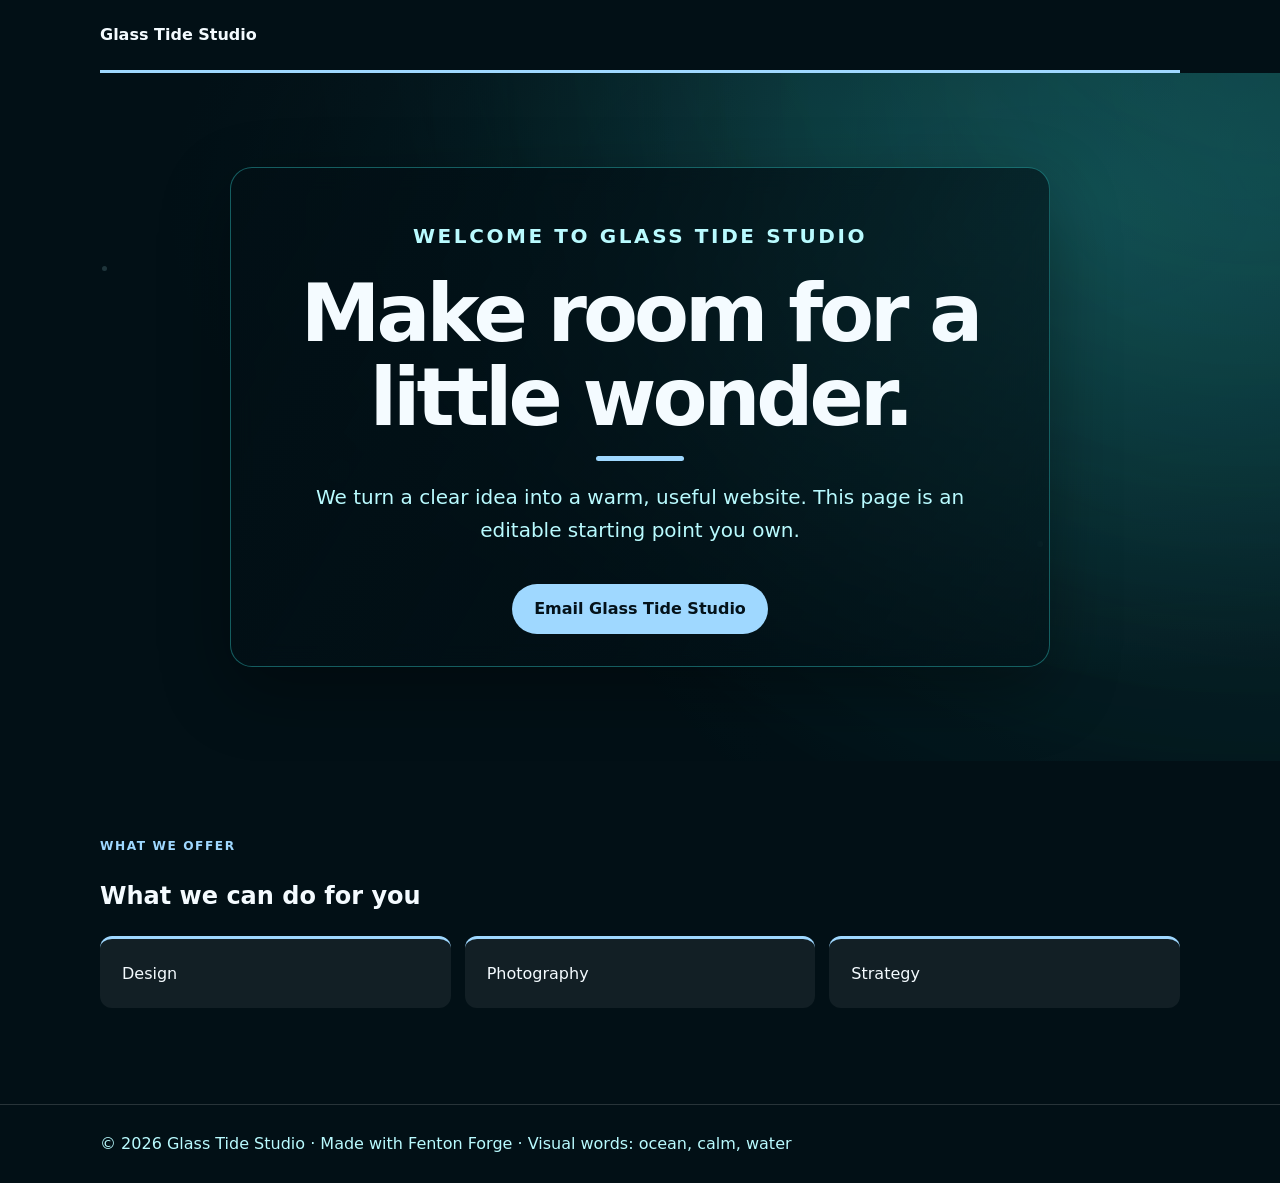
<file: artifacts/forge-review/fenton-forge-website.html>
<!doctype html><html lang="en-GB"><head><meta charset="utf-8"><meta name="viewport" content="width=device-width, initial-scale=1"><meta http-equiv="Content-Security-Policy" content="default-src 'none'; style-src 'unsafe-inline'; img-src data:; connect-src 'none'; base-uri 'none'; form-action 'none'"><title>Glass Tide Studio</title><meta name="description" content="Make room for a little wonder."><style>:root{--bg:#021016;--fg:#f4fbff;--muted:#b9fbff;--surface:#ffffff10;--accent:#9fd8ff;--speed:2s}*{box-sizing:border-box}body{margin:0;background:var(--bg);color:var(--fg);font:16px/1.62 system-ui,-apple-system,"Segoe UI",sans-serif}a{color:inherit}:focus-visible{outline:3px solid #ffe1a0;outline-offset:4px}.wrap{width:min(1080px,calc(100% - 40px));margin:auto}.brand{padding:22px 0;font-weight:850;border-bottom:3px solid var(--accent)}.scene{position:relative;isolation:isolate;padding:clamp(42px,8vw,94px) 0;min-height:520px}.copy{max-width:820px;margin-left:auto;margin-right:auto;text-align:center}.eyebrow{color:var(--accent);font-size:.76rem;font-weight:850;letter-spacing:.13em}.copy h1{font-size:clamp(2.4rem,6.5vw,5rem);line-height:1.05;letter-spacing:-.05em;margin:14px 0 18px}.copy p{font-size:clamp(1rem,2vw,1.25rem);color:var(--muted);max-width:700px}.button{display:inline-block;background:var(--accent);color:#04121a;padding:12px 22px;text-decoration:none;font-weight:800;border-radius:999px;margin-top:18px}.services-area{padding:64px 0 80px}.services-area ul{display:grid;grid-template-columns:repeat(auto-fit,minmax(210px,1fr));gap:14px;list-style:none;padding:0}.services-area li{background:var(--surface);border-top:3px solid var(--accent);padding:22px;border-radius:12px}footer{border-top:1px solid #ffffff26;padding:26px 0;color:var(--muted)}@media(max-width:620px){.copy{padding:24px;text-align:center}}@media(prefers-reduced-motion:reduce){.motion-layer,.motes span{animation:none!important;transform:none!important}}.scene{position:relative;overflow:hidden;background:#021016;color:#f4fbff}
.scene:before{content:'';position:absolute;inset:-35%;background:conic-gradient(from 210deg at 18% 20%, #34d2cf22, transparent 40%), radial-gradient(circle at 78% 20%, #34d2cf33, transparent 45%);opacity:.42;transform:rotate(8deg)}
.scene:after{content:'';position:absolute;inset:0;background:linear-gradient(90deg,#021016f2,transparent 62%)}
.motion-layer{position:absolute;inset:-34%;background:conic-gradient(from 210deg at 18% 20%, #34d2cf22, transparent 40%), radial-gradient(circle at 78% 20%, #34d2cf33, transparent 45%);opacity:.38;filter:blur(28px);animation:forgeMotion 35s ease-in-out infinite alternate}
.motion-layer.secondary{animation-duration:47.6s;transform:scale(1.2) rotate(-11deg)}
.copy{position:relative;z-index:2}
.motes{position:absolute;inset:0;z-index:1;pointer-events:none}
.motes span{position:absolute;border-radius:999px;background:#b9fbff;opacity:.16;animation:rise 9s linear infinite}
.motes span:nth-child(1){left:8%;top:28%;width:5px;height:5px}
.motes span:nth-child(2){left:26%;top:58%;width:7px;height:7px;animation-delay:1.2s}
.motes span:nth-child(3){left:63%;top:31%;width:4px;height:4px;animation-delay:.5s}
.motes span:nth-child(4){left:81%;top:68%;width:6px;height:6px;animation-delay:2.1s}
.motes span:nth-child(5){left:43%;top:76%;width:3px;height:3px;animation-delay:.9s}
.copy h1:after{content:'';display:block;width:88px;height:5px;background:var(--accent);border-radius:10px;margin:16px auto}
.scene{background:radial-gradient(ellipse at 82% 20%,#34d2cf33,transparent 60%),#021016}
.copy{padding:32px;border:1px solid #34d2cf66;border-radius:22px;background:linear-gradient(120deg,#021016ee,#02101688);box-shadow:0 24px 70px #0005;backdrop-filter:blur(12px)}
.copy p{margin-left:auto;margin-right:auto}
.visually-hidden{position:absolute;width:1px;height:1px;padding:0;margin:-1px;overflow:hidden;clip-path:inset(50%);white-space:nowrap;border:0}

@keyframes forgeMotion{from{transform:rotate(3deg) scale(1)}to{transform:rotate(14deg) scale(1.2)}}
@keyframes rise{from{transform:translateY(0)}to{transform:translateY(-360px)}}</style></head><body><header class="wrap brand">Glass Tide Studio</header><main><div class="scene"data-layout="waves" data-palette="ocean" data-words="ocean, calm, water" data-name="Glass Tide Studio" data-headline="Make room for a little wonder." data-about="We turn a clear idea into a warm, useful website. This page is an editable starting point you own." data-services="Design
Photography
Strategy" data-email="hello@example.com" data-accent="#9fd8ff" data-layout-style="centred" data-motion="standard" data-speed="0.5" data-seed="229498"><div class="motion-layer" aria-hidden="true"></div><div class="motion-layer secondary" aria-hidden="true"></div><div class="motes" aria-hidden="true"><span></span><span></span><span></span><span></span><span></span></div><div class="wrap"><div class="copy"><p class="eyebrow">WELCOME TO GLASS TIDE STUDIO</p><h1>Make room for a little wonder.</h1><p>We turn a clear idea into a warm, useful website. This page is an editable starting point you own.</p><a class="button" href="mailto:hello%40example.com">Email Glass Tide Studio</a></div></div></div><section class="wrap services-area"><p class="eyebrow">WHAT WE OFFER</p><h2>What we can do for you</h2><ul><li>Design</li><li>Photography</li><li>Strategy</li></ul></section></main><footer><div class="wrap">&copy; 2026 Glass Tide Studio · Made with Fenton Forge · Visual words: ocean, calm, water</div></footer><p class="visually-hidden">The visual environment is created from the selected words. It is deterministic, portable and can be edited in plain HTML.</p>
</file>
<file: launch/styles.css>
:root{--bg:#0b1120;--surface:#131d2c;--line:#2c384a;--fg:#f7fbff;--muted:#b9c6d8;--cyan:#67dbf0;--gold:#efcf8c}
*{box-sizing:border-box}
html{scroll-behavior:smooth}
body{margin:0;background:radial-gradient(ellipse 70% 30% at 80% 2%,#14405288,transparent),var(--bg);color:var(--fg);font:16px/1.58 Inter,-apple-system,BlinkMacSystemFont,"Segoe UI",system-ui,sans-serif}
a{color:inherit}
a:focus-visible,button:focus-visible,input:focus-visible,textarea:focus-visible,select:focus-visible{outline:3px solid #ffe1a0;outline-offset:3px}
.skip{position:absolute;left:10px;top:-80px;background:var(--gold);color:#101820;padding:12px;z-index:10}
.skip:focus{top:10px}
.container{width:min(1120px,calc(100% - 40px));margin:auto}
.topbar{max-width:1160px;margin:auto;display:flex;justify-content:space-between;align-items:center;gap:22px;padding:25px 20px;border-bottom:1px solid var(--line)}
.brand{display:flex;gap:12px;align-items:center;text-decoration:none;letter-spacing:.06em;font-size:1rem;font-weight:800;line-height:1.15}
.brand b{color:var(--cyan)}
.brand small{display:block;margin-top:6px;color:var(--muted);font-size:.59rem;font-weight:600;letter-spacing:.13em}
.brand-icon{width:42px;height:42px;border:1px solid var(--cyan);background:#07203a;border-radius:12px;color:var(--cyan);display:grid;place-items:center;font-size:1.4rem}
.topbar nav{display:flex;align-items:center;gap:25px;flex-wrap:wrap}
.topbar nav a{color:var(--muted);font-size:.9rem;text-decoration:none}
.topbar nav a:hover{color:#fff}
.topbar nav a.nav-cta{color:#fff;background:#1b3c4e;border:1px solid #41758a;padding:10px 15px;border-radius:10px}
.hero{padding:105px 0 125px}
.eyebrow{color:var(--cyan);font-weight:850;font-size:.76rem;letter-spacing:.14em}
.hero h1{max-width:920px;font-size:clamp(3.1rem,8vw,7rem);line-height:1.04;letter-spacing:-.064em;margin:18px 0 27px}
.hero h1 em{font-style:normal;color:var(--cyan)}
.lead{color:var(--muted);font-size:clamp(1.05rem,1.7vw,1.35rem);max-width:700px}
.actions{display:flex;align-items:center;gap:13px;flex-wrap:wrap;margin:29px 0 15px}
.button{display:inline-flex;align-items:center;justify-content:center;gap:11px;border:1px solid var(--line);min-height:47px;padding:12px 18px;border-radius:11px;text-decoration:none;font:inherit;font-weight:750;cursor:pointer}
.button.primary{color:#052832;background:var(--cyan);border-color:var(--cyan)}
.button.primary:hover{background:#b8f7ff}
.button.ghost{background:transparent;color:var(--fg)}
.button.ghost:hover{border-color:var(--cyan)}
.button.secondary{background:#203444;color:#fff;border-color:#64808f}
.fine{color:var(--muted);font-size:.83rem}
.section{padding:60px 0 90px;border-top:1px solid var(--line)}
h2{font-size:clamp(1.8rem,4.4vw,3rem);letter-spacing:-.045em;line-height:1.15;margin:14px 0 24px}
h3{font-size:1.28rem;line-height:1.25;margin:15px 0 8px}
.cards{display:grid;grid-template-columns:repeat(3,minmax(0,1fr));gap:20px;margin-top:34px;list-style:none;padding:0}
.card{background:linear-gradient(155deg,#172437,#111d2d);border:1px solid var(--line);border-radius:18px;padding:27px;min-height:220px;text-align:left;font:inherit;color:var(--fg);appearance:none;cursor:pointer}
.card p,.status-grid p{color:var(--muted)}
.number{color:var(--gold);font-size:.75rem;letter-spacing:.1em;font-weight:850}
.status-grid{display:grid;grid-template-columns:.9fr 1.1fr;gap:70px}
.status-grid>div>p:not(.eyebrow){max-width:450px}
.features article{padding:15px 0;border-bottom:1px solid var(--line)}
.features h3{font-size:1.05rem;margin:8px 0}
.live,.later{font-size:.67rem;font-weight:850;letter-spacing:.12em;text-transform:uppercase}
.live{color:var(--cyan)}
.later{color:var(--gold)}
.builder-anchor{padding:30px 0 90px}
.page-heading{padding:20px 0 10px}
.page-heading h1{font-size:clamp(2.4rem,5vw,4.4rem);letter-spacing:-.05em;line-height:1.1;margin:10px 0}
.builder-layout{display:grid;grid-template-columns:minmax(310px,.78fr) minmax(0,1.22fr);gap:22px;padding:25px 0 0}
.panel{background:#111b2b;border:1px solid var(--line);padding:23px;border-radius:18px}
.panel h2{font-size:1.22rem;letter-spacing:0;margin:0 0 20px}
.field{display:block;color:var(--muted);font-size:.86rem;font-weight:730;margin:0 0 18px}
.field input,.field select,.field textarea{display:block;margin-top:7px;width:100%;min-height:43px;background:#071425;border:1px solid #536074;color:var(--fg);border-radius:9px;padding:12px;font:inherit}
.field textarea{min-height:106px;resize:vertical}
.field select{appearance:none}
.field input[type=color]{padding:3px;width:90px;height:47px}
.preview-frame{width:100%;min-height:620px;border:1px solid #61738b;border-radius:10px;background:#fff;display:block}
.legal{max-width:770px;padding:60px 0 100px}
.legal h1{font-size:2.7rem;line-height:1.1}
.legal h2{font-size:1.3rem;letter-spacing:0;margin-top:30px}
.legal p,.legal li{color:var(--muted)}
footer{border-top:1px solid var(--line);background:#0d1522}
.foot{padding:26px 0;display:flex;justify-content:space-between;gap:20px;color:var(--muted);font-size:.82rem}
@media(max-width:900px){
 .topbar{flex-direction:column;align-items:flex-start}
 .hero,.section{padding:70px 0}
 .cards,.builder-layout,.status-grid{grid-template-columns:1fr;gap:18px}
 .preview-frame{min-height:520px}
}
@media(max-width:620px){
 .hero{padding:58px 0 72px}
 .topbar{padding:18px 20px}
 .hero h1{font-size:clamp(2.6rem,10vw,4rem)}
 .preview-frame{min-height:470px}
}
@media(prefers-reduced-motion:reduce){
 html{scroll-behavior:auto}
 *{animation:none!important;transition:none!important}
}
</file>
<file: launch/living-portal.css>
:root{
  --living-portal-ink:#f2f9fd;
  --living-portal-muted:#b3c9d6;
  --living-portal-glass:#04101c;
  --living-portal-glass-light:#0b1c24;
  --living-portal-accent:#67dbf0;
  --living-portal-gold:#ffd566;
  --living-portal-line:#223243;
  --living-portal-shadow:0 18px 50px rgba(4,20,32,.7);
}
@keyframes livingPortalDrift{
  from{transform:rotate(3deg) scale(1);opacity:.82}
  to{transform:rotate(14deg) scale(1.22);opacity:1}
}
@keyframes glassTidePulse{
  from{opacity:.82}
  to{opacity:1}
}
.portal-card{
  position:relative;
  isolation:isolate;
  min-height:540px;
  border-radius:20px;
  overflow:hidden;
  background:linear-gradient(120deg,var(--living-portal-glass),var(--living-portal-glass-light) 50%,var(--living-portal-glass));
  color:var(--living-portal-ink);
  box-shadow:var(--living-portal-shadow);
}
.portal-card::before{
  content:"";
  position:absolute;
  inset:-18%;
  background:
    radial-gradient(circle at 24% 22%, rgba(103,219,240,.44), transparent 45%),
    radial-gradient(circle at 80% 28%, rgba(255,213,102,.38), transparent 48%),
    conic-gradient(from 180deg at 44% 55%, rgba(103,219,240,.24), transparent 40%);
  filter:blur(28px) saturate(130%);
  opacity:.9;
  z-index:0;
  animation:livingPortalDrift 32s ease-in-out infinite alternate;
}
.portal-card::after{
  content:"";
  position:absolute;
  inset:6%;
  border-radius:20px;
  border:1px solid rgba(103,219,240,.42);
  background:linear-gradient(120deg, rgba(4,20,32,.78), rgba(4,20,32,.28) 55%, transparent);
  backdrop-filter:blur(12px) saturate(140%);
  box-shadow:0 18px 50px rgba(4,20,32,.8), inset 0 0 22px rgba(103,219,240,.2);
  z-index:1;
}
.portal-card .portal-copy{position:relative;z-index:2;padding:70px 52px}
.portal-card .portal-copy p{color:var(--living-portal-muted);max-width:680px}
.portal-card .portal-copy .eyebrow{color:var(--living-portal-accent);font-weight:850}
.portal-card .portal-copy h2{font-size:clamp(2rem,5vw,4rem);letter-spacing:-.045em;line-height:1.1;margin:12px 0 18px}
.glass-tide{
  --glass-tide-bg:#04101c;
  --glass-tide-fg:#f2f9fd;
  --glass-tide-accent:#67dbf0;
  --glass-tide-gold:#ffd566;
  --glass-tide-panel:#0b1c24;
  --glass-tide-glass:#04101c;
  --glass-tide-line:#223243;
  color:var(--glass-tide-fg);
}
.glass-tide .portal-card{min-height:520px;background:linear-gradient(120deg,var(--glass-tide-panel),var(--glass-tide-glass) 50%,var(--glass-tide-panel))}
.glass-tide .portal-card::before{background:radial-gradient(circle at 25% 25%, rgba(103,219,240,.42), transparent 48%),radial-gradient(circle at 78% 28%, rgba(255,213,102,.38), transparent 46%)}
.glass-tide .portal-card::after{background:linear-gradient(120deg, rgba(4,20,32,.78), rgba(4,20,32,.22) 50%, transparent)}
.hero.glass-tide{padding:36px 0 70px}
.hero .portal-card .portal-copy{padding:70px 64px}
.hero .portal-card::after{inset:18px;pointer-events:none}
.hero .portal-card .lead{max-width:650px}
.topbar>.container{display:flex;align-items:center;justify-content:space-between;gap:24px;width:100%}
.card[data-category]:hover{border-color:var(--cyan);background:#1a3043}
.card[aria-pressed=true]{border-color:var(--cyan);box-shadow:inset 0 0 0 1px var(--cyan)}
.builder-layout>.panel:last-child{align-self:start;position:sticky;top:20px}
@media(max-width:900px){.topbar>.container{flex-wrap:wrap}.builder-layout>.panel:last-child{position:static}.hero .portal-card .portal-copy{padding:56px 36px}}
@media(max-width:620px){.hero .portal-card .portal-copy{padding:42px 24px}.hero.glass-tide{padding:20px 0 40px}.hero h1{overflow-wrap:break-word}}
@media(max-width:900px){
  .portal-card .portal-copy{padding:56px 36px}
}
@media(max-width:620px){
  .portal-card{min-height:470px}
  .portal-card .portal-copy{padding:42px 24px}
}
@media(prefers-reduced-motion:reduce){
  html{scroll-behavior:auto}
  .portal-card::before,.portal-card::after{animation:none!important;transition:none!important}
}
</file>
<file: launch/first-use.css>
.first-look{display:grid;grid-template-columns:.95fr 1.05fr;align-items:center;gap:46px}
.hero.glass-tide{padding:32px 0 52px}
.hero h1{font-size:clamp(3rem,5.5vw,5.3rem);letter-spacing:-.065em;line-height:1.02;margin:22px 0}
.intro-copy .lead{font-size:1.05rem;max-width:430px;line-height:1.7}
.intro-copy .actions{margin-top:24px}
.intro-copy .fine{font-size:.76rem;line-height:1.8}
.journey-strip{display:flex;flex-wrap:wrap;gap:8px;list-style:none;padding:0;margin:28px 0 0;color:var(--muted);font-size:.65rem;letter-spacing:.025em}
.journey-strip li:not(:last-child):after{content:'→';margin-left:8px;color:var(--cyan)}
.example-panel{background:#07131c;border:1px solid #365160;border-radius:15px;padding:12px;box-shadow:0 28px 80px #0005;min-width:0}
.example-caption{display:flex;align-items:center;justify-content:space-between;padding:0 7px 10px;gap:8px}
.example-caption .eyebrow{font-size:.6rem;margin:0}
.sample-dot{width:6px;height:6px;background:var(--cyan);border-radius:50%}
.example-frame{display:block;width:100%;height:440px;border:0;border-radius:5px;background:#021016}
.example-choices{display:flex;gap:6px;flex-wrap:wrap;margin:12px 0 0}
.example-choices button,.word-examples button{font:inherit;font-size:.67rem;color:var(--muted);border:1px solid #334b5a;background:#111e2a;border-radius:6px;padding:9px 10px;cursor:pointer;min-height:38px}
.example-choices button[aria-pressed=true]{color:#052832;background:var(--cyan);border-color:var(--cyan)}
.example-panel>.fine{margin:10px 3px 0;font-size:.68rem;min-height:34px}
.builder-layout{grid-template-columns:minmax(300px,.68fr) minmax(0,1.32fr);align-items:start}
.page-heading h2{font-size:clamp(2rem,4vw,3.2rem);margin-bottom:12px}
.page-heading .lead{font-size:1.05rem}
.controls-panel{padding:0;overflow:clip}
.controls-panel>h2{padding:22px 22px 0}
.controls-panel details{border-top:1px solid var(--line)}
.controls-panel summary{cursor:pointer;padding:20px 22px;font-weight:700;font-size:.95rem;list-style-position:inside}
.controls-panel summary span{font-size:.65rem;margin-right:8px;color:var(--cyan)}
.controls-panel details[open] summary{background:#152637}
.stage-body{padding:8px 22px 22px}
.stage-body>.fine:first-child{margin-top:4px}
.field span{display:block;font-size:.72rem;font-weight:400;color:#9dacc0;margin-top:2px}
.word-examples{display:flex;gap:7px;flex-wrap:wrap;margin:0 0 15px}
.stage-body .button{width:100%;margin-top:8px}
.export-stage{padding:8px 22px 20px;border-top:1px solid var(--line)}
.export-stage .actions{margin:18px 0 0;gap:9px}
.export-stage .button{font-size:.8rem;padding:11px 13px}
#status{padding:0 22px 12px}
.result-panel{padding:14px;min-width:0}
.result-heading{display:flex;align-items:center;justify-content:space-between;padding:3px 3px 14px;gap:8px}
.result-heading h2{margin:0;font-size:.95rem}
.world-badge{font-size:.65rem;letter-spacing:.08em;color:var(--cyan);border:1px solid #395363;padding:6px 9px;border-radius:5px}
.preview-frame{height:760px;min-height:0;border-color:#354a57;border-radius:5px;background:#021016}
.result-panel>.fine{font-size:.72rem;padding:0 3px}
.card[data-category]{min-height:170px}
#how .cards{grid-template-columns:repeat(5,minmax(0,1fr));gap:12px}
#how .card{min-height:0;padding:19px;cursor:default}
#how h3{font-size:1rem}
#how .card p{font-size:.83rem}
.section{padding:44px 0 54px}
summary:focus-visible{outline:3px solid #ffe1a0;outline-offset:-4px}
@media(max-width:900px){.first-look{gap:24px;grid-template-columns:1fr 1fr}.builder-layout{grid-template-columns:1fr}.builder-layout>.panel:last-child{position:static}#how .cards{grid-template-columns:repeat(2,minmax(0,1fr))}.example-frame{height:480px}.hero h1{font-size:clamp(2.6rem,5vw,4rem)}}
@media(max-width:620px){.first-look{grid-template-columns:1fr;gap:22px}.hero.glass-tide{padding:24px 0 36px}.hero h1{font-size:3.1rem}.intro-copy .lead{font-size:1rem}.journey-strip{margin-top:20px}.example-frame{height:500px}.example-panel{padding:10px}.example-choices button{font-size:.64rem}.preview-frame{height:740px}.panel{min-width:0}#how .cards{grid-template-columns:1fr}.result-heading{flex-wrap:wrap}.foot{flex-direction:column}.topbar nav{gap:18px}}
</file>
